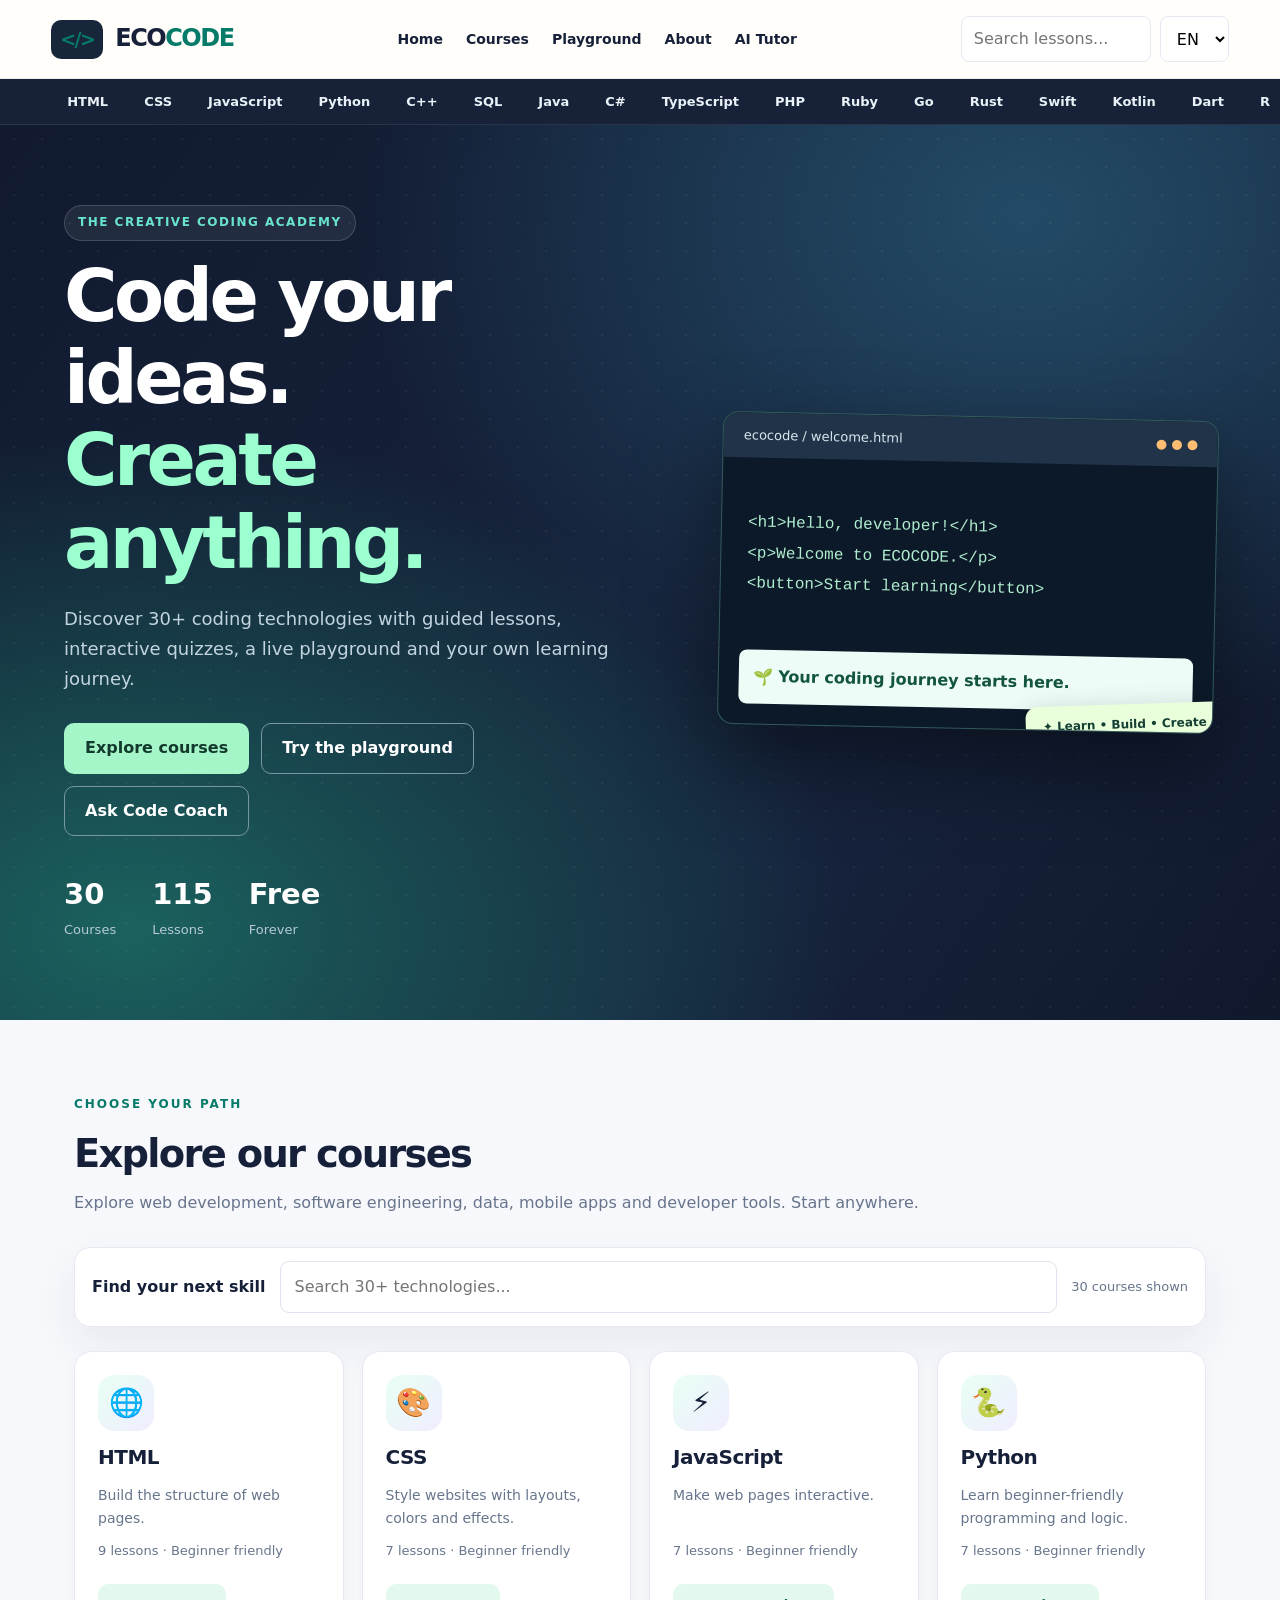
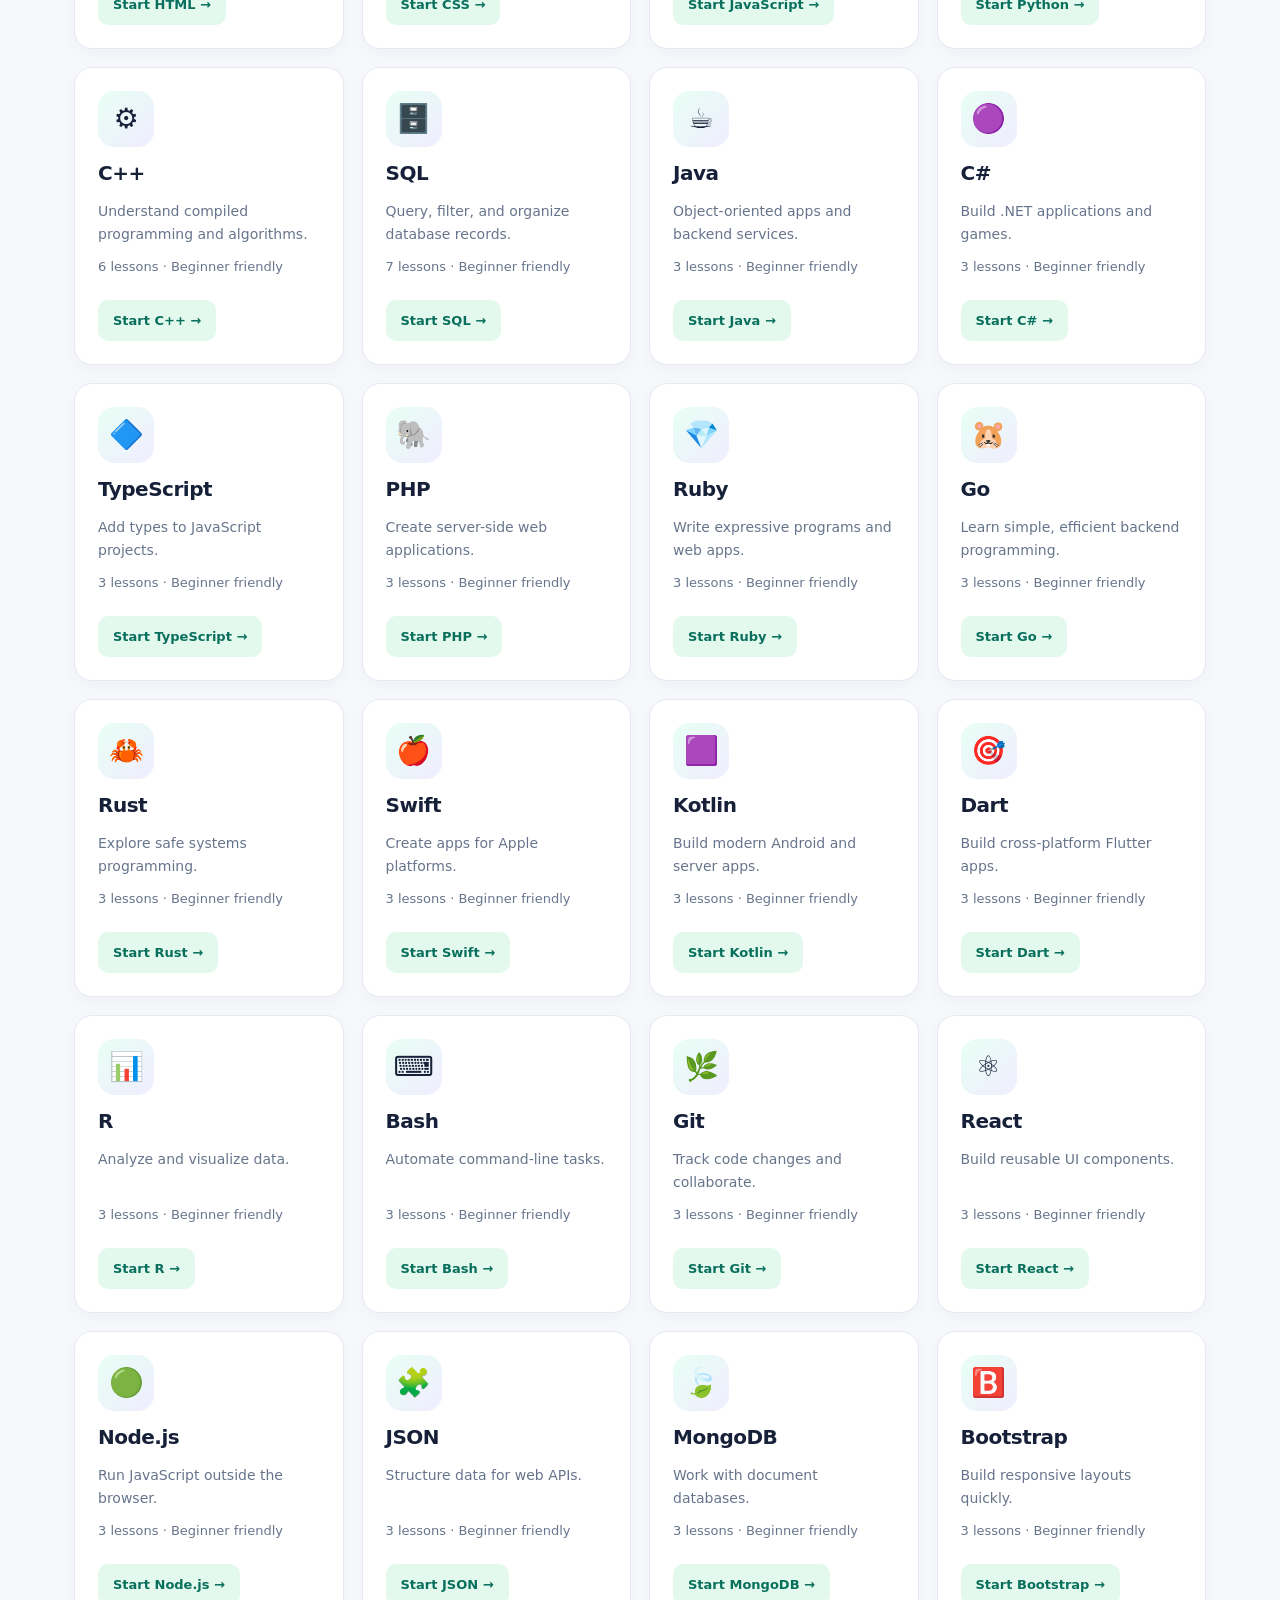
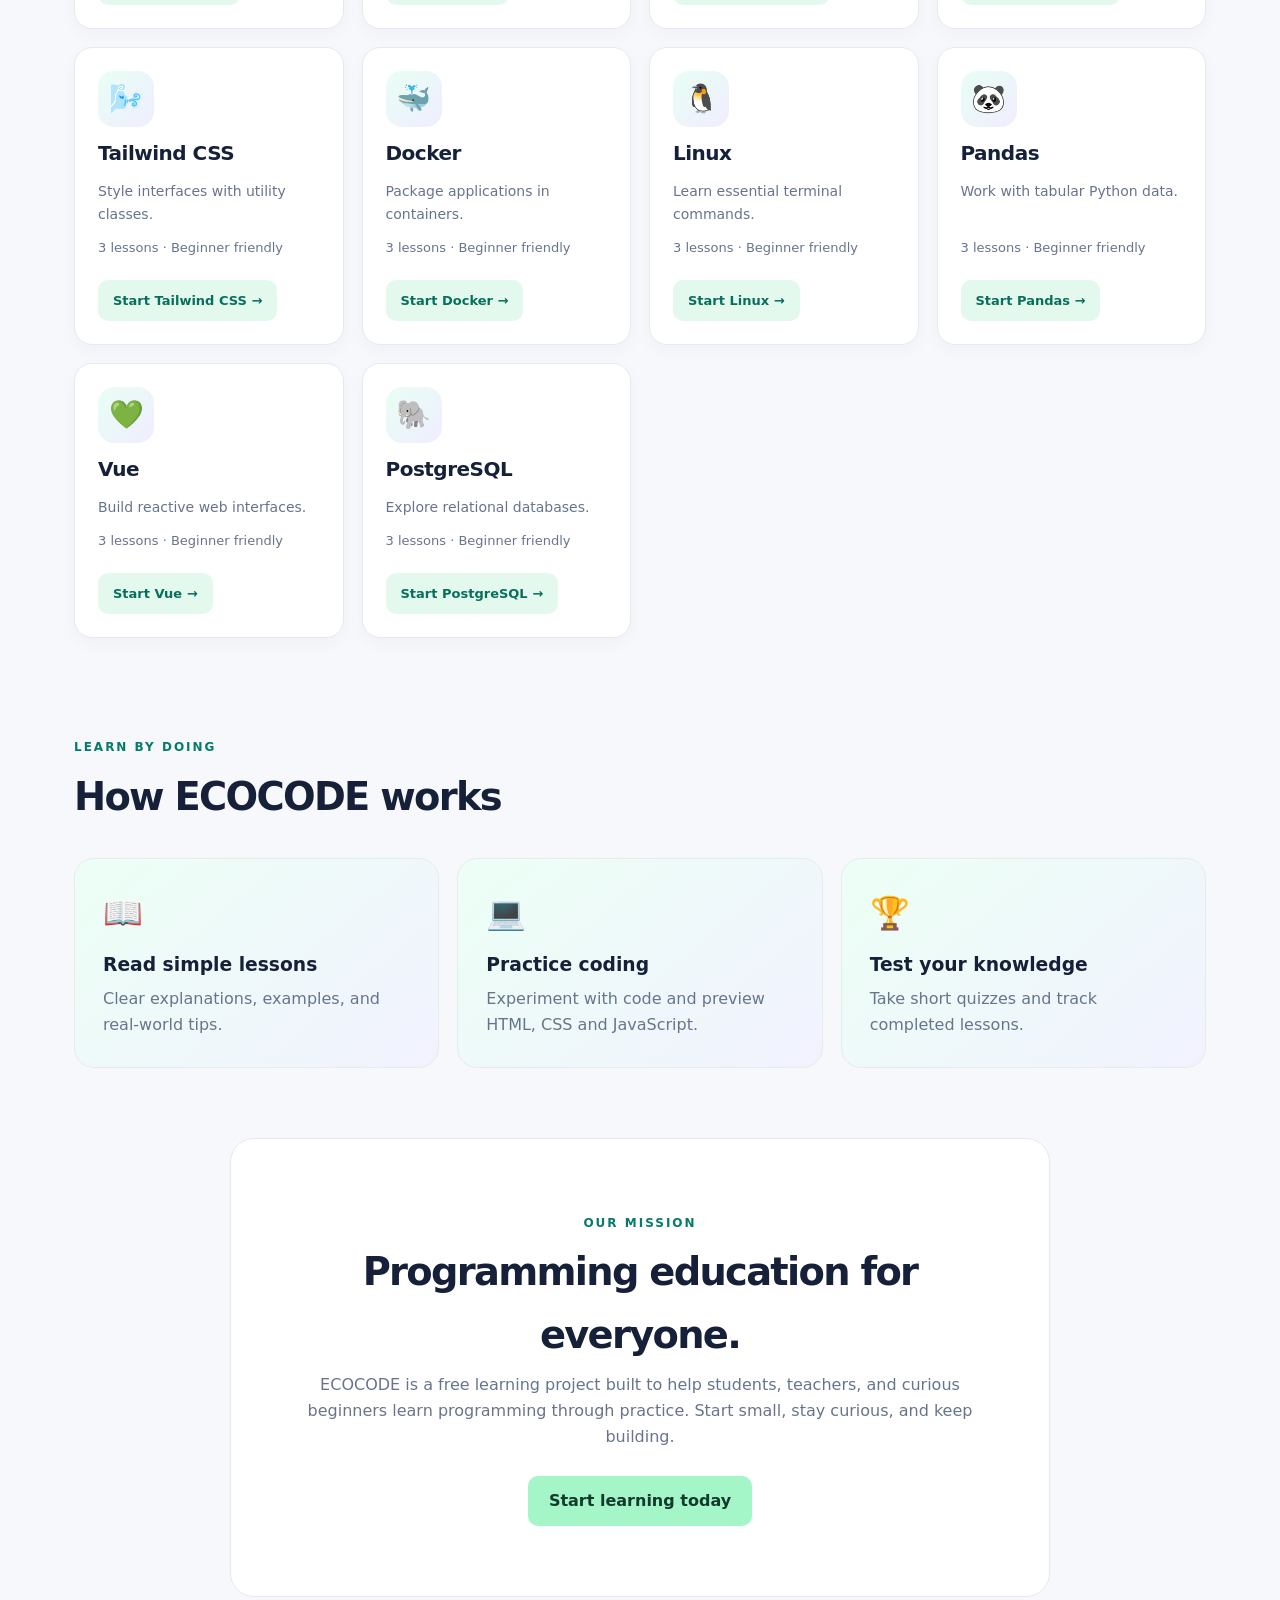
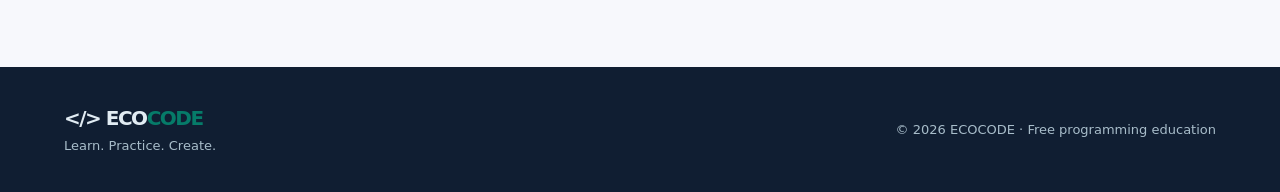
<file: index.html>
<!DOCTYPE html>
<html lang="en">
<head>
<meta charset="UTF-8"><meta name="viewport" content="width=device-width,initial-scale=1">
<meta name="description" content="Learn HTML, CSS, JavaScript, Python, C++, SQL, Java, Rust, Go and more with free ECOCODE lessons, examples and quizzes.">
<title>ECOCODE — Learn to Code</title>
<link rel="stylesheet" href="style.css">
<script src="script.js" defer></script>
</head>
<body>
<a class="skip" href="#main">Skip to content</a>
<header class="topbar">
 <a href="#home" class="brand" aria-label="ECOCODE home"><span class="brand-icon">&lt;/&gt;</span> ECO<span>CODE</span></a>
 <button class="menu-btn" id="menuBtn" aria-label="Toggle lessons menu" aria-expanded="false">☰</button>
 <nav class="main-nav" aria-label="Main navigation"><a href="#home" data-i18n="home">Home</a><a href="#courses" data-i18n="courses">Courses</a><a href="#playground" data-i18n="playground">Playground</a><a href="#about" data-i18n="about">About</a><a href="#tutor">AI Tutor</a></nav>
 <div class="header-actions"><input id="globalSearch" type="search" placeholder="Search lessons..." aria-label="Search lessons"><select id="language" aria-label="Interface language"><option value="en">EN</option><option value="ru">RU</option><option value="tg">TJ</option></select></div>
</header>
<nav class="course-strip" id="courseStrip" aria-label="Course shortcuts"></nav>
<div id="homeView" class="view">
 <section class="hero"><div class="hero-inner"><span class="eyebrow">FREE CODING EDUCATION</span><h1>Code your ideas.<br><em>Create anything.</em></h1><p>Discover 30+ coding technologies with guided lessons, interactive quizzes, a live playground and your own learning journey.</p><div class="hero-buttons"><a class="btn primary" href="#courses">Explore courses</a><a class="btn outline" href="#playground">Try the playground</a><a class="btn outline" href="#tutor">Ask Code Coach</a></div><div class="hero-stats"><span><b>6</b> Courses</span><span><b id="lessonCount">0</b> Lessons</span><span><b>Free</b> Forever</span></div></div><div class="hero-code" aria-hidden="true"><div class="code-title">hello-world.html <span>● ● ●</span></div><pre><code>&lt;h1&gt;Hello, developer!&lt;/h1&gt;
&lt;p&gt;Welcome to ECOCODE.&lt;/p&gt;
&lt;button&gt;Start learning&lt;/button&gt;</code></pre><div class="code-output">🌱 Your coding journey starts here.</div></div></section>
 <section class="section" id="courses"><div class="section-head"><div><span class="eyebrow">CHOOSE YOUR PATH</span><h2>Explore our courses</h2><p>Explore web development, software engineering, data, mobile apps and developer tools. Start anywhere.</p></div></div><div class="course-grid" id="courseGrid"></div></section>
 <section class="section how"><div class="section-head"><div><span class="eyebrow">LEARN BY DOING</span><h2>How ECOCODE works</h2></div></div><div class="feature-grid"><article><span>📖</span><h3>Read simple lessons</h3><p>Clear explanations, examples, and real-world tips.</p></article><article><span>💻</span><h3>Practice coding</h3><p>Experiment with code and preview HTML, CSS and JavaScript.</p></article><article><span>🏆</span><h3>Test your knowledge</h3><p>Take short quizzes and track completed lessons.</p></article></div></section>
 <section class="section about" id="about"><span class="eyebrow">OUR MISSION</span><h2>Programming education for everyone.</h2><p>ECOCODE is a free learning project built to help students, teachers, and curious beginners learn programming through practice. Start small, stay curious, and keep building.</p><a class="btn primary" href="#courses">Start learning today</a></section>
</div>
<div id="lessonView" class="view hidden"><div class="learning-layout"><aside class="sidebar" id="sidebar"><div class="sidebar-top"><strong id="sidebarTitle">Course</strong><button id="closeSidebar" aria-label="Close lessons menu">✕</button></div><div class="progress-wrap"><div class="progress-track"><div id="progressBar"></div></div><small id="progressLabel">0% complete</small></div><input type="search" id="lessonSearch" placeholder="Find a lesson..." aria-label="Find a lesson"><div id="lessonLinks"></div></aside><main id="main" class="lesson-main"><div class="breadcrumbs" id="breadcrumbs"></div><article id="lessonContent"></article><div class="lesson-actions"><button class="btn subtle" id="prevLesson">← Previous</button><button class="btn primary" id="completeLesson">Mark as complete ✓</button><button class="btn subtle" id="nextLesson">Next →</button></div></main></div></div>
<div id="playgroundView" class="view hidden"><section class="section playground-section"><div class="section-head"><div><span class="eyebrow">CODE LAB</span><h2>Live code playground</h2><p>Write HTML, CSS and JavaScript, then click Run to see the result.</p></div><button class="btn primary" id="runCode">▶ Run code</button></div><div class="editor-grid"><div class="editor"><label for="htmlEditor">HTML</label><textarea id="htmlEditor" spellcheck="false"></textarea></div><div class="editor"><label for="cssEditor">CSS</label><textarea id="cssEditor" spellcheck="false"></textarea></div><div class="editor"><label for="jsEditor">JavaScript</label><textarea id="jsEditor" spellcheck="false"></textarea></div></div><div class="preview-head"><h3>Live preview</h3><div class="lab-actions"><button class="btn subtle" id="saveCode">Save locally</button><button class="btn subtle" id="downloadCode">Download HTML</button><button class="btn subtle" id="resetCode">Reset example</button></div></div><iframe id="preview" title="Code preview" sandbox="allow-scripts"></iframe><p class="notice">Code runs inside an isolated preview. This playground supports HTML, CSS and browser JavaScript only.</p></section></div>
<div id="tutorView" class="view hidden"><section class="section tutor-section"><span class="eyebrow">ECOCODE STUDY ASSISTANT</span><h2>Code Coach</h2><p>Free offline learning helper: get explanations, code examples and debugging checklists. This is a rule-based assistant, not a connected AI model.</p><div class="coach-layout"><div class="coach-chat" id="coachChat" role="log" aria-live="polite"><div class="coach-msg bot">Hi! Ask me about HTML, CSS, JavaScript, Python, C++, or SQL. Try “explain flexbox” or “how do I fix a JavaScript error?”</div></div><form id="coachForm" class="coach-form"><label for="coachInput">Your programming question</label><textarea id="coachInput" rows="3" placeholder="Example: Explain CSS flexbox with an example" required></textarea><div class="coach-actions"><button class="btn primary" type="submit">Ask Code Coach</button><button class="btn subtle" type="button" id="clearCoach">Clear chat</button></div></form></div><p class="notice">For a real AI tutor with personalized responses, ECOCODE will need a secure backend and an AI API. Never put a secret API key in GitHub Pages code.</p></section></div>
<div id="searchView" class="view hidden"><section class="section"><h2>Search results</h2><p id="searchSummary"></p><div id="searchResults" class="search-results"></div></section></div>
<footer><div><a href="#home" class="brand">&lt;/&gt; ECO<span>CODE</span></a><p>Learn. Practice. Create.</p></div><p>© <span id="year"></span> ECOCODE · Free programming education</p></footer>
</body></html>
</file>
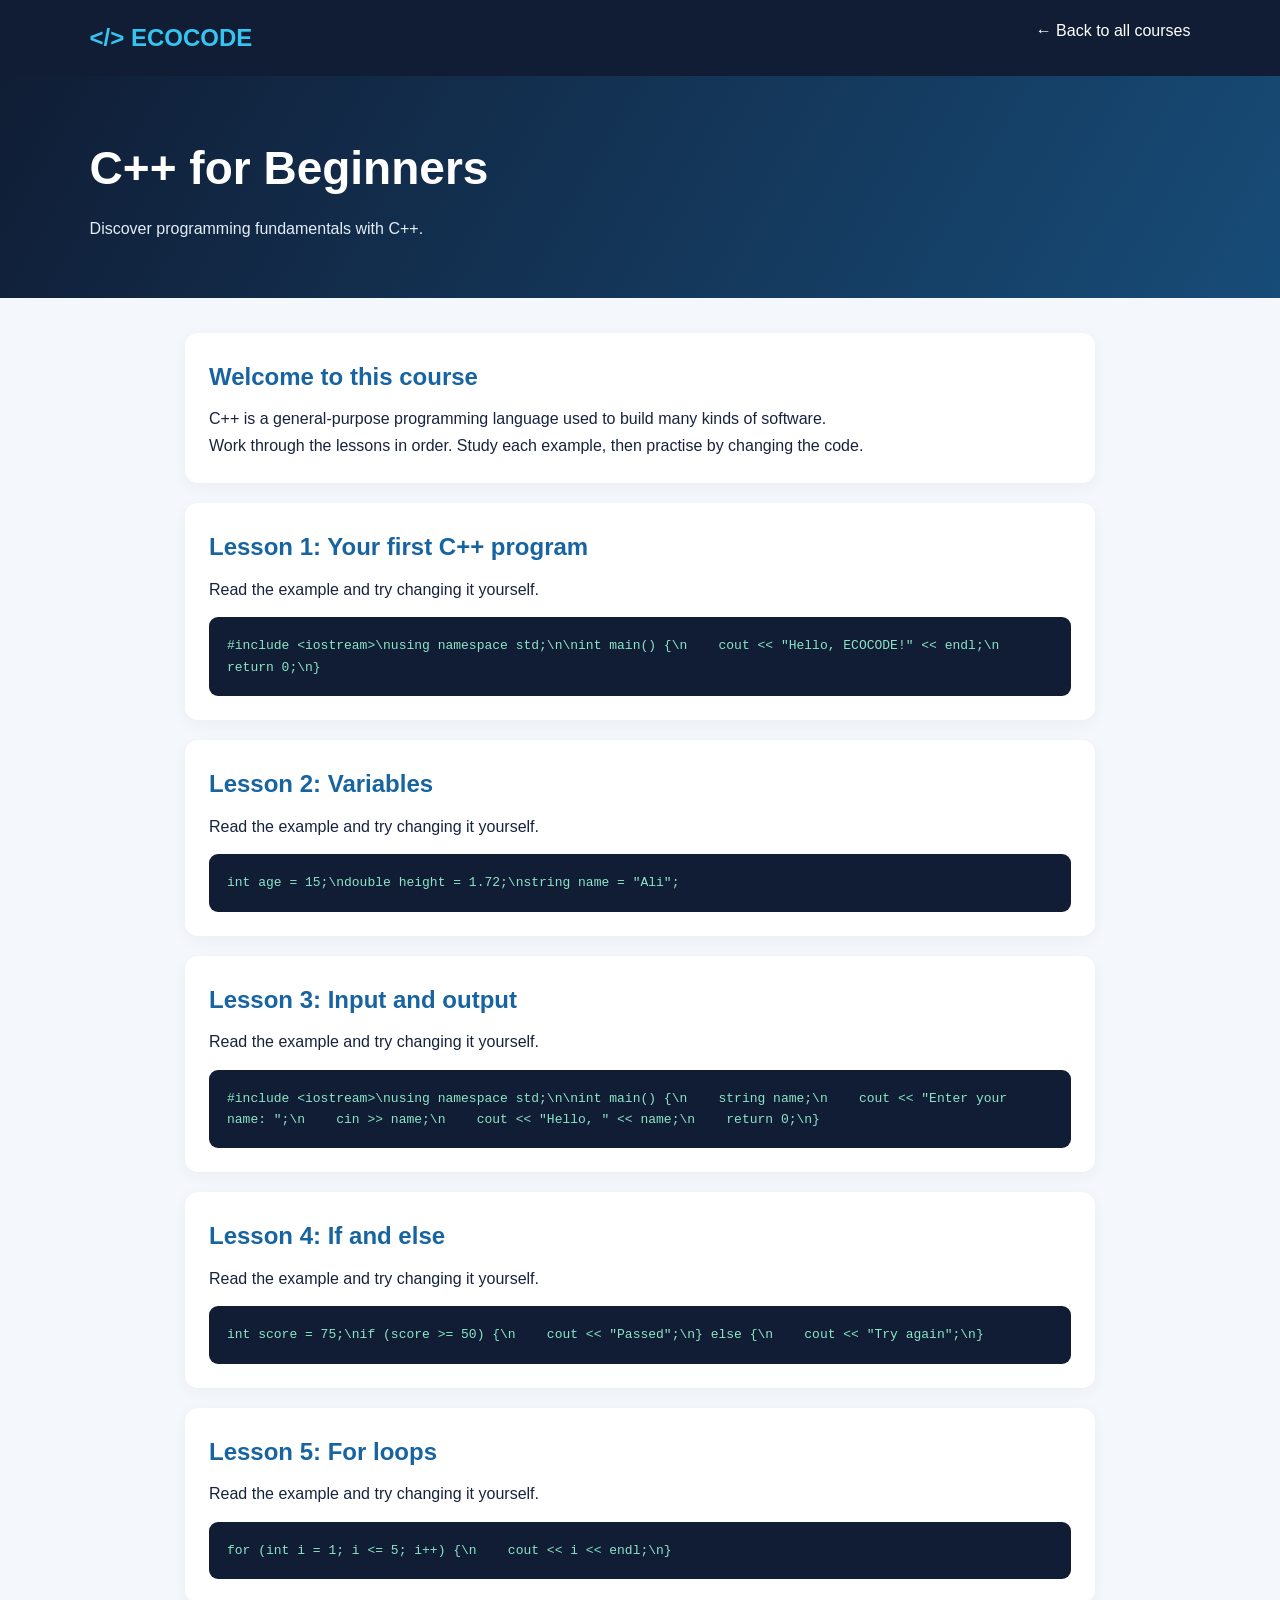
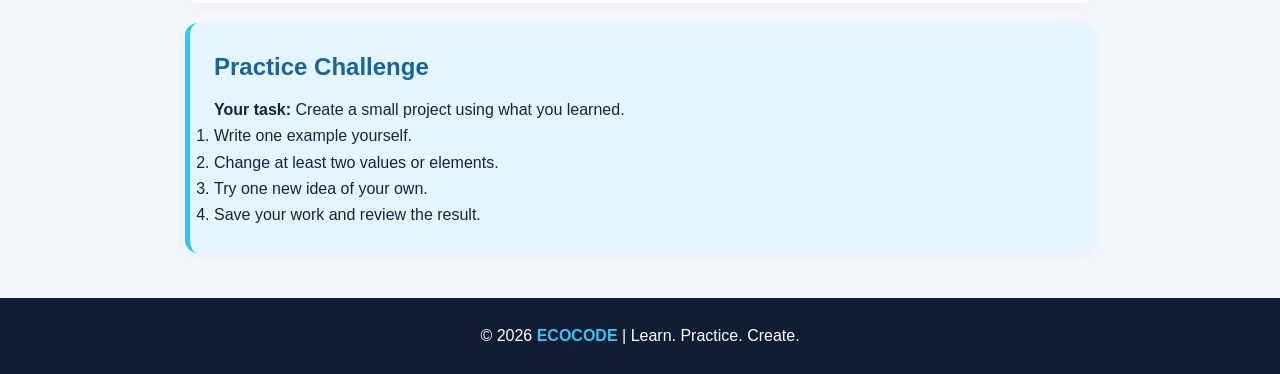
<file: cpp.html>
<!DOCTYPE html>
<html lang="en"><head><meta charset="UTF-8"><meta name="viewport" content="width=device-width, initial-scale=1.0">
<title>C++ for Beginners | ECOCODE</title><style>
*{box-sizing:border-box;margin:0;padding:0}body{font-family:Arial,sans-serif;background:#f4f7fb;color:#17233d;line-height:1.65}
header{background:#101d35;padding:18px 7%;display:flex;justify-content:space-between;flex-wrap:wrap;gap:15px}
header a{color:white;text-decoration:none}header .logo{color:#35c5f0;font-size:24px;font-weight:bold}
.hero{background:linear-gradient(120deg,#101d35,#174c78);color:white;padding:55px 7%}.hero h1{font-size:clamp(30px,5vw,46px);margin-bottom:10px}
.hero p{max-width:700px;color:#e2edf7}main{max-width:950px;margin:35px auto;padding:0 20px}
.lesson,.welcome,.practice{background:white;padding:24px;margin-bottom:20px;border-radius:13px;box-shadow:0 4px 16px #10213b0b}
h2{color:#1764a0;margin-bottom:10px}pre{background:#101d35;color:#8ce5c6;padding:18px;border-radius:9px;overflow-x:auto;margin-top:14px;white-space:pre-wrap}
.practice{background:#e5f5ff;border-left:5px solid #35c5f0}footer{background:#101d35;color:white;text-align:center;padding:25px;margin-top:45px}footer strong{color:#35c5f0}
</style></head><body>
<header><a class="logo" href="index.html">&lt;/&gt; ECOCODE</a><a href="index.html">← Back to all courses</a></header>
<section class="hero"><h1>C++ for Beginners</h1><p>Discover programming fundamentals with C++.</p></section>
<main><section class="welcome"><h2>Welcome to this course</h2><p>C++ is a general-purpose programming language used to build many kinds of software.</p><p>Work through the lessons in order. Study each example, then practise by changing the code.</p></section>
<section class="lesson"><h2>Lesson 1: Your first C++ program</h2><p>Read the example and try changing it yourself.</p><pre><code>#include &lt;iostream&gt;\nusing namespace std;\n\nint main() {\n    cout &lt;&lt; &quot;Hello, ECOCODE!&quot; &lt;&lt; endl;\n    return 0;\n}</code></pre></section><section class="lesson"><h2>Lesson 2: Variables</h2><p>Read the example and try changing it yourself.</p><pre><code>int age = 15;\ndouble height = 1.72;\nstring name = &quot;Ali&quot;;</code></pre></section><section class="lesson"><h2>Lesson 3: Input and output</h2><p>Read the example and try changing it yourself.</p><pre><code>#include &lt;iostream&gt;\nusing namespace std;\n\nint main() {\n    string name;\n    cout &lt;&lt; &quot;Enter your name: &quot;;\n    cin &gt;&gt; name;\n    cout &lt;&lt; &quot;Hello, &quot; &lt;&lt; name;\n    return 0;\n}</code></pre></section><section class="lesson"><h2>Lesson 4: If and else</h2><p>Read the example and try changing it yourself.</p><pre><code>int score = 75;\nif (score &gt;= 50) {\n    cout &lt;&lt; &quot;Passed&quot;;\n} else {\n    cout &lt;&lt; &quot;Try again&quot;;\n}</code></pre></section><section class="lesson"><h2>Lesson 5: For loops</h2><p>Read the example and try changing it yourself.</p><pre><code>for (int i = 1; i &lt;= 5; i++) {\n    cout &lt;&lt; i &lt;&lt; endl;\n}</code></pre></section>
<section class="practice"><h2>Practice Challenge</h2><p><strong>Your task:</strong> Create a small project using what you learned.</p><ol><li>Write one example yourself.</li><li>Change at least two values or elements.</li><li>Try one new idea of your own.</li><li>Save your work and review the result.</li></ol></section></main>
<footer>© 2026 <strong>ECOCODE</strong> | Learn. Practice. Create.</footer></body></html>
</file>
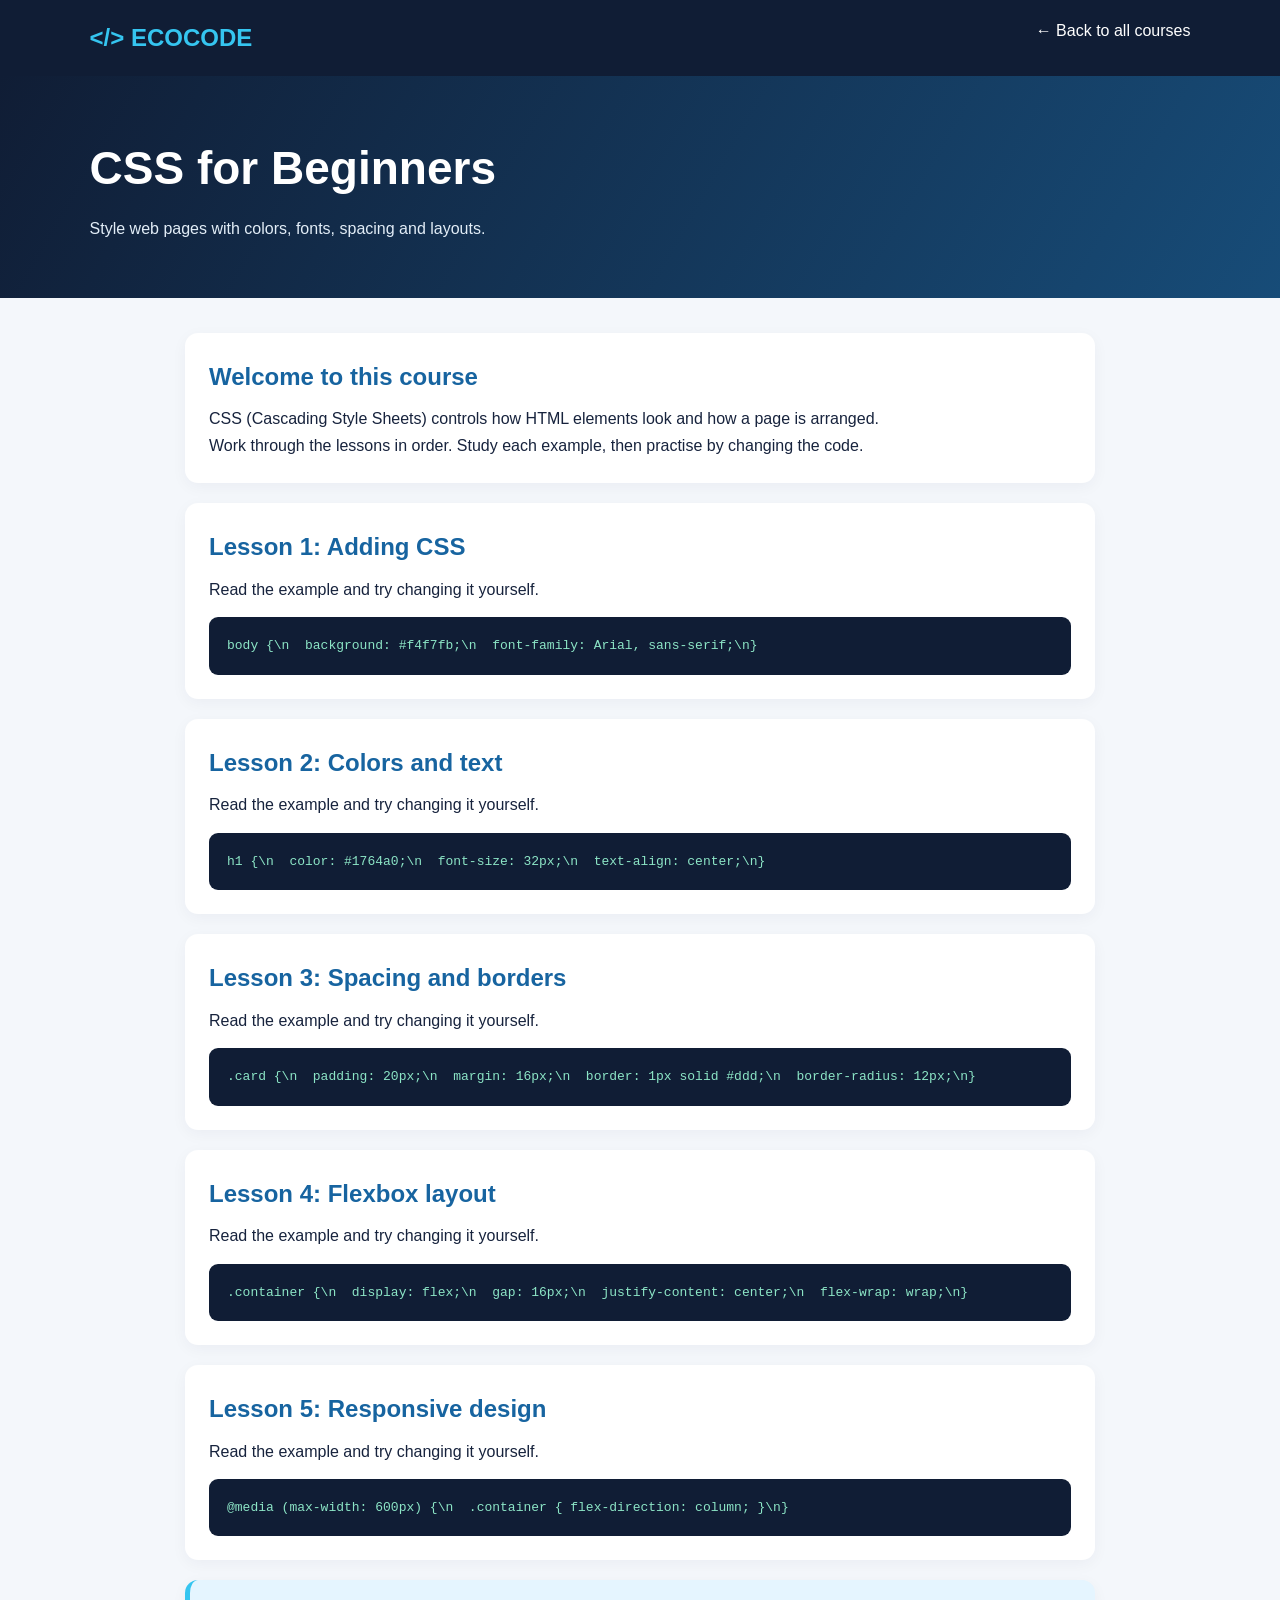
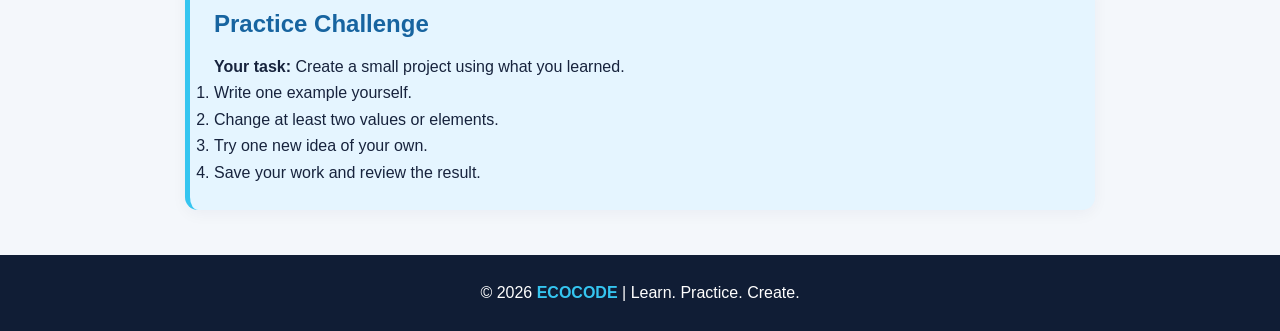
<file: css.html>
<!DOCTYPE html>
<html lang="en"><head><meta charset="UTF-8"><meta name="viewport" content="width=device-width, initial-scale=1.0">
<title>CSS for Beginners | ECOCODE</title><style>
*{box-sizing:border-box;margin:0;padding:0}body{font-family:Arial,sans-serif;background:#f4f7fb;color:#17233d;line-height:1.65}
header{background:#101d35;padding:18px 7%;display:flex;justify-content:space-between;flex-wrap:wrap;gap:15px}
header a{color:white;text-decoration:none}header .logo{color:#35c5f0;font-size:24px;font-weight:bold}
.hero{background:linear-gradient(120deg,#101d35,#174c78);color:white;padding:55px 7%}.hero h1{font-size:clamp(30px,5vw,46px);margin-bottom:10px}
.hero p{max-width:700px;color:#e2edf7}main{max-width:950px;margin:35px auto;padding:0 20px}
.lesson,.welcome,.practice{background:white;padding:24px;margin-bottom:20px;border-radius:13px;box-shadow:0 4px 16px #10213b0b}
h2{color:#1764a0;margin-bottom:10px}pre{background:#101d35;color:#8ce5c6;padding:18px;border-radius:9px;overflow-x:auto;margin-top:14px;white-space:pre-wrap}
.practice{background:#e5f5ff;border-left:5px solid #35c5f0}footer{background:#101d35;color:white;text-align:center;padding:25px;margin-top:45px}footer strong{color:#35c5f0}
</style></head><body>
<header><a class="logo" href="index.html">&lt;/&gt; ECOCODE</a><a href="index.html">← Back to all courses</a></header>
<section class="hero"><h1>CSS for Beginners</h1><p>Style web pages with colors, fonts, spacing and layouts.</p></section>
<main><section class="welcome"><h2>Welcome to this course</h2><p>CSS (Cascading Style Sheets) controls how HTML elements look and how a page is arranged.</p><p>Work through the lessons in order. Study each example, then practise by changing the code.</p></section>
<section class="lesson"><h2>Lesson 1: Adding CSS</h2><p>Read the example and try changing it yourself.</p><pre><code>body {\n  background: #f4f7fb;\n  font-family: Arial, sans-serif;\n}</code></pre></section><section class="lesson"><h2>Lesson 2: Colors and text</h2><p>Read the example and try changing it yourself.</p><pre><code>h1 {\n  color: #1764a0;\n  font-size: 32px;\n  text-align: center;\n}</code></pre></section><section class="lesson"><h2>Lesson 3: Spacing and borders</h2><p>Read the example and try changing it yourself.</p><pre><code>.card {\n  padding: 20px;\n  margin: 16px;\n  border: 1px solid #ddd;\n  border-radius: 12px;\n}</code></pre></section><section class="lesson"><h2>Lesson 4: Flexbox layout</h2><p>Read the example and try changing it yourself.</p><pre><code>.container {\n  display: flex;\n  gap: 16px;\n  justify-content: center;\n  flex-wrap: wrap;\n}</code></pre></section><section class="lesson"><h2>Lesson 5: Responsive design</h2><p>Read the example and try changing it yourself.</p><pre><code>@media (max-width: 600px) {\n  .container { flex-direction: column; }\n}</code></pre></section>
<section class="practice"><h2>Practice Challenge</h2><p><strong>Your task:</strong> Create a small project using what you learned.</p><ol><li>Write one example yourself.</li><li>Change at least two values or elements.</li><li>Try one new idea of your own.</li><li>Save your work and review the result.</li></ol></section></main>
<footer>© 2026 <strong>ECOCODE</strong> | Learn. Practice. Create.</footer></body></html>
</file>
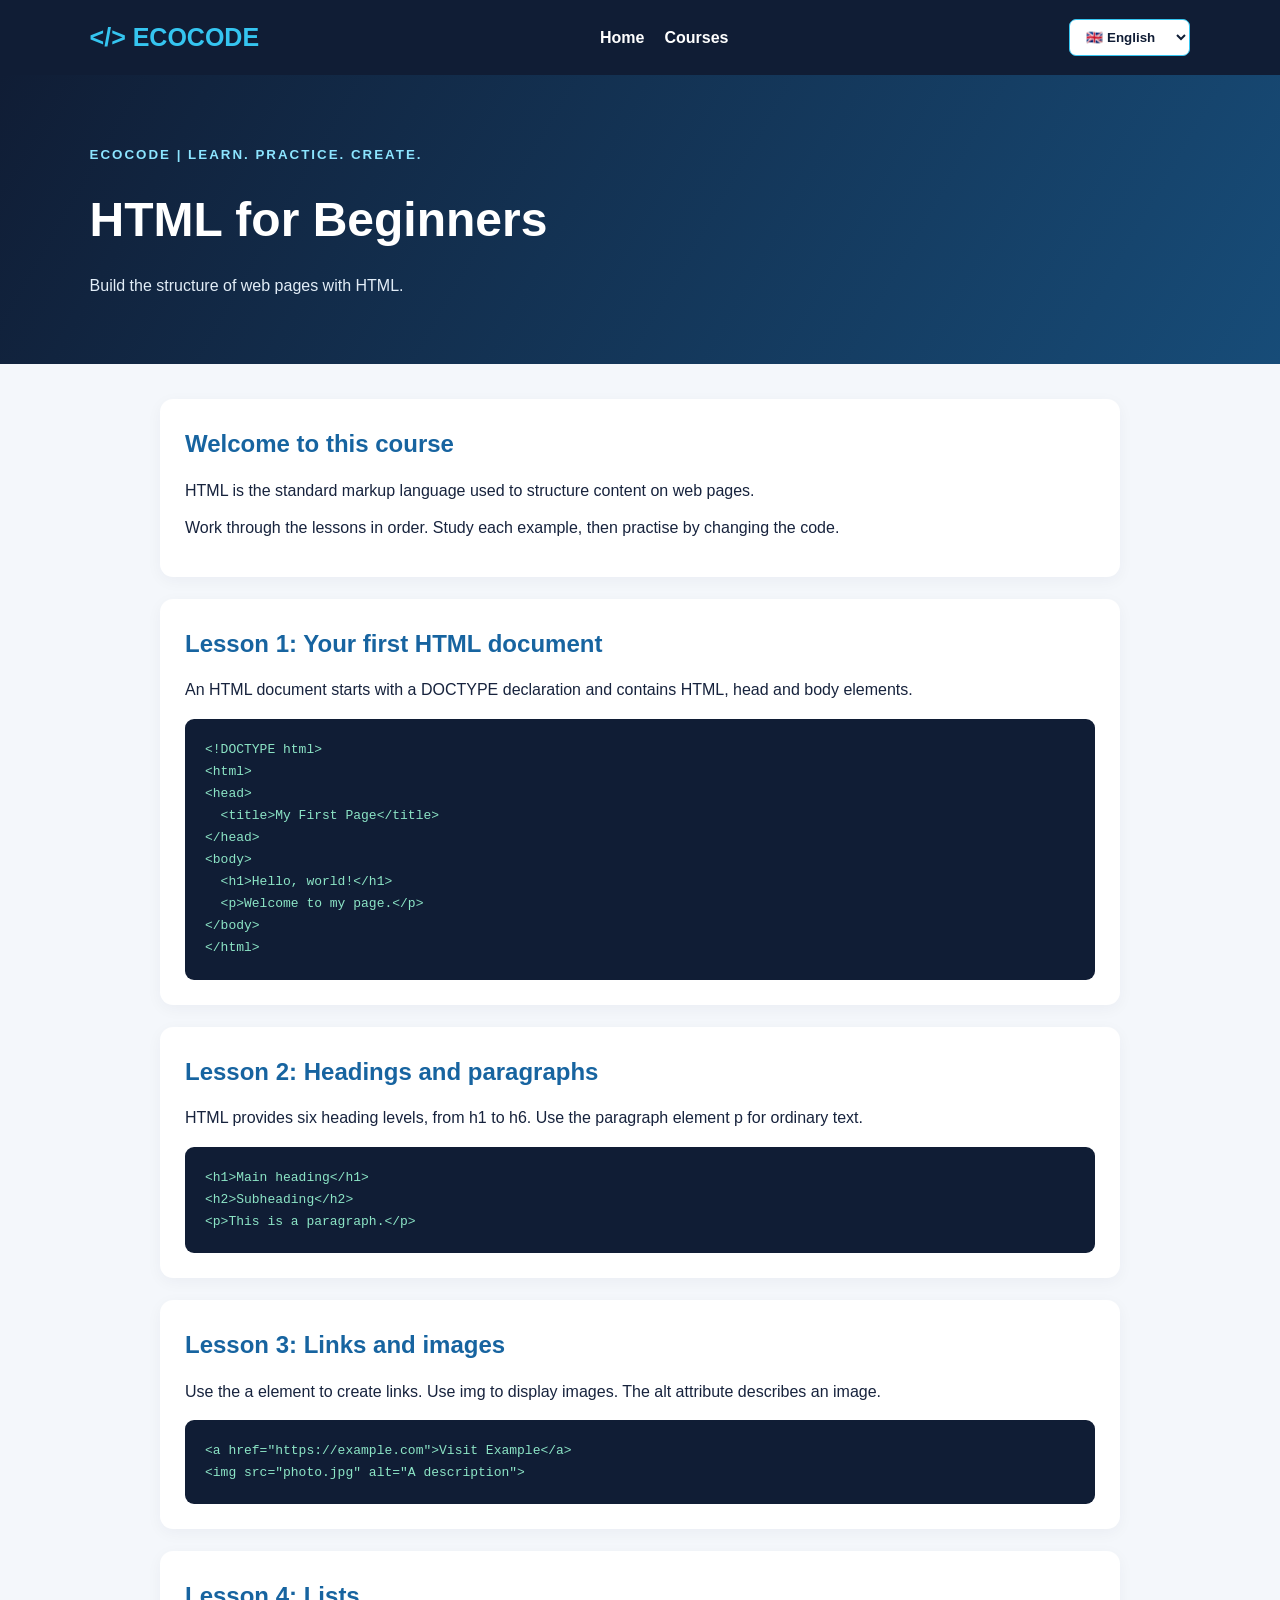
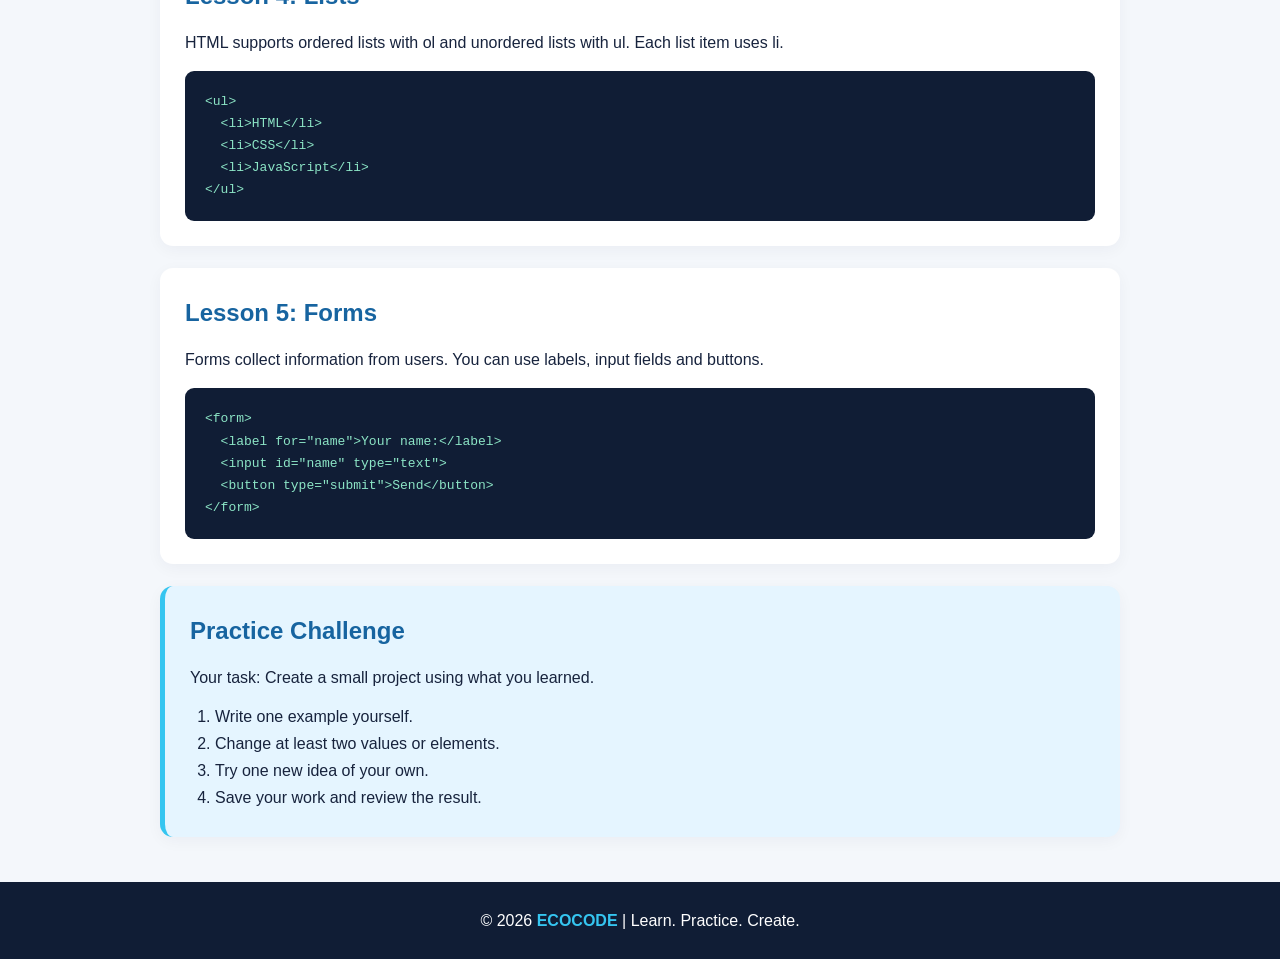
<file: html.html>
<!DOCTYPE html>
<html lang="en">
<head>
<meta charset="UTF-8">
<meta name="viewport" content="width=device-width, initial-scale=1.0">
<meta name="description" content="Learn HTML in English, Russian and Tajik with ECOCODE.">
<title>HTML Course | ECOCODE</title>

<style>
:root {
    --navy:#101d35;
    --blue:#1764a0;
    --cyan:#35c5f0;
    --bg:#f4f7fb;
    --ink:#17233d;
    --muted:#607086;
}

* {box-sizing:border-box;margin:0;padding:0}

body {
    font-family:Arial,sans-serif;
    background:var(--bg);
    color:var(--ink);
    line-height:1.7;
}

header {
    background:var(--navy);
    color:white;
    padding:16px 7%;
    display:flex;
    justify-content:space-between;
    align-items:center;
    flex-wrap:wrap;
    gap:15px;
}

.logo {
    color:var(--cyan);
    font-size:25px;
    font-weight:800;
    text-decoration:none;
}

nav {
    display:flex;
    gap:20px;
    align-items:center;
}

nav a {
    color:white;
    text-decoration:none;
    font-weight:bold;
}

nav a:hover {color:var(--cyan)}

#languageSelector {
    padding:9px 12px;
    border-radius:7px;
    border:1px solid var(--cyan);
    background:white;
    color:var(--navy);
    font-weight:bold;
    cursor:pointer;
}

.hero {
    background:linear-gradient(120deg,var(--navy),#174c78);
    color:white;
    padding:65px 7%;
}

.hero small {
    color:#8ce5ff;
    font-weight:bold;
    letter-spacing:2px;
}

.hero h1 {
    font-size:clamp(32px,5vw,48px);
    margin:12px 0;
}

.hero p {
    max-width:700px;
    color:#e2edf7;
}

main {
    max-width:1000px;
    margin:35px auto;
    padding:0 20px;
}

.welcome,.lesson,.practice {
    background:white;
    padding:25px;
    margin-bottom:22px;
    border-radius:13px;
    box-shadow:0 4px 16px #10213b0b;
}

h2 {
    color:var(--blue);
    margin-bottom:12px;
}

.lesson h3 {
    margin:12px 0 7px;
}

.lesson p,.welcome p {
    margin-bottom:10px;
}

pre {
    background:var(--navy);
    color:#8ce5c6;
    padding:20px;
    border-radius:9px;
    overflow-x:auto;
    margin-top:15px;
    white-space:pre;
}

.practice {
    background:#e5f5ff;
    border-left:5px solid var(--cyan);
}

.practice ol {
    padding-left:25px;
    margin-top:12px;
}

footer {
    background:var(--navy);
    color:white;
    text-align:center;
    padding:25px;
    margin-top:45px;
}

footer strong {color:var(--cyan)}

@media(max-width:600px) {
    header {justify-content:center}
    nav {gap:12px;flex-wrap:wrap;justify-content:center}
    .hero {padding:45px 22px}
}
</style>
</head>

<body>

<header>
    <a class="logo" href="index.html">&lt;/&gt; ECOCODE</a>

    <nav>
        <a href="index.html" data-en="Home" data-ru="Главная" data-tj="Асосӣ">Home</a>
        <a href="index.html#courses" data-en="Courses" data-ru="Курсы" data-tj="Курсҳо">Courses</a>
    </nav>

    <select id="languageSelector" onchange="changeLanguage(this.value)">
        <option value="en">🇬🇧 English</option>
        <option value="ru">🇷🇺 Русский</option>
        <option value="tj">🇹🇯 Тоҷикӣ</option>
    </select>
</header>

<section class="hero">
    <small>ECOCODE | LEARN. PRACTICE. CREATE.</small>
    <h1 data-en="HTML for Beginners"
        data-ru="HTML для начинающих"
        data-tj="HTML барои навомӯзон">HTML for Beginners</h1>

    <p data-en="Build the structure of web pages with HTML."
       data-ru="Создавай структуру веб-страниц с помощью HTML."
       data-tj="Бо ёрии HTML сохтори саҳифаҳои вебро соз.">
       Build the structure of web pages with HTML.
    </p>
</section>

<main>

<section class="welcome">
    <h2 data-en="Welcome to this course"
        data-ru="Добро пожаловать на курс"
        data-tj="Ба ин курс хуш омадед">Welcome to this course</h2>

    <p data-en="HTML is the standard markup language used to structure content on web pages."
       data-ru="HTML — стандартный язык разметки, используемый для создания структуры веб-страниц."
       data-tj="HTML забони стандартии нишонагузорӣ мебошад, ки барои сохтани сохтори саҳифаҳои веб истифода мешавад.">
       HTML is the standard markup language used to structure content on web pages.
    </p>

    <p data-en="Work through the lessons in order. Study each example, then practise by changing the code."
       data-ru="Изучай уроки по порядку. Рассматривай каждый пример и практикуйся, изменяя код."
       data-tj="Дарсҳоро бо тартиб омӯз. Ҳар як мисолро дида баро ва бо тағйир додани рамз машқ кун.">
       Work through the lessons in order. Study each example, then practise by changing the code.
    </p>
</section>

<section class="lesson">
    <h2 data-en="Lesson 1: Your first HTML document"
        data-ru="Урок 1: Твой первый HTML-документ"
        data-tj="Дарси 1: Аввалин ҳуҷҷати HTML">Lesson 1: Your first HTML document</h2>

    <p data-en="An HTML document starts with a DOCTYPE declaration and contains HTML, head and body elements."
       data-ru="HTML-документ начинается с объявления DOCTYPE и содержит элементы html, head и body."
       data-tj="Ҳуҷҷати HTML бо эълони DOCTYPE оғоз мешавад ва унсурҳои html, head ва body-ро дар бар мегирад.">
       An HTML document starts with a DOCTYPE declaration and contains HTML, head and body elements.
    </p>

<pre><code>&lt;!DOCTYPE html&gt;
&lt;html&gt;
&lt;head&gt;
  &lt;title&gt;My First Page&lt;/title&gt;
&lt;/head&gt;
&lt;body&gt;
  &lt;h1&gt;Hello, world!&lt;/h1&gt;
  &lt;p&gt;Welcome to my page.&lt;/p&gt;
&lt;/body&gt;
&lt;/html&gt;</code></pre>
</section>

<section class="lesson">
    <h2 data-en="Lesson 2: Headings and paragraphs"
        data-ru="Урок 2: Заголовки и абзацы"
        data-tj="Дарси 2: Сарлавҳаҳо ва параграфҳо">Lesson 2: Headings and paragraphs</h2>

    <p data-en="HTML provides six heading levels, from h1 to h6. Use the paragraph element p for ordinary text."
       data-ru="HTML предоставляет шесть уровней заголовков — от h1 до h6. Для обычного текста используй элемент p."
       data-tj="HTML шаш сатҳи сарлавҳа дорад: аз h1 то h6. Барои матни одӣ унсури p-ро истифода бар.">
       HTML provides six heading levels, from h1 to h6. Use the paragraph element p for ordinary text.
    </p>

<pre><code>&lt;h1&gt;Main heading&lt;/h1&gt;
&lt;h2&gt;Subheading&lt;/h2&gt;
&lt;p&gt;This is a paragraph.&lt;/p&gt;</code></pre>
</section>

<section class="lesson">
    <h2 data-en="Lesson 3: Links and images"
        data-ru="Урок 3: Ссылки и изображения"
        data-tj="Дарси 3: Пайвандҳо ва расмҳо">Lesson 3: Links and images</h2>

    <p data-en="Use the a element to create links. Use img to display images. The alt attribute describes an image."
       data-ru="Используй элемент a для создания ссылок, а img — для отображения изображений. Атрибут alt описывает изображение."
       data-tj="Барои сохтани пайвандҳо унсури a ва барои намоиши расмҳо img-ро истифода бар. Атрибути alt расмро шарҳ медиҳад.">
       Use the a element to create links. Use img to display images. The alt attribute describes an image.
    </p>

<pre><code>&lt;a href="https://example.com"&gt;Visit Example&lt;/a&gt;
&lt;img src="photo.jpg" alt="A description"&gt;</code></pre>
</section>

<section class="lesson">
    <h2 data-en="Lesson 4: Lists"
        data-ru="Урок 4: Списки"
        data-tj="Дарси 4: Рӯйхатҳо">Lesson 4: Lists</h2>

    <p data-en="HTML supports ordered lists with ol and unordered lists with ul. Each list item uses li."
       data-ru="HTML поддерживает нумерованные списки с помощью ol и маркированные списки с помощью ul. Каждый пункт создаётся с помощью li."
       data-tj="HTML рӯйхатҳои рақамдорро бо ol ва рӯйхатҳои нишонадорро бо ul дастгирӣ мекунад. Ҳар як банди рӯйхат бо li сохта мешавад.">
       HTML supports ordered lists with ol and unordered lists with ul. Each list item uses li.
    </p>

<pre><code>&lt;ul&gt;
  &lt;li&gt;HTML&lt;/li&gt;
  &lt;li&gt;CSS&lt;/li&gt;
  &lt;li&gt;JavaScript&lt;/li&gt;
&lt;/ul&gt;</code></pre>
</section>

<section class="lesson">
    <h2 data-en="Lesson 5: Forms"
        data-ru="Урок 5: Формы"
        data-tj="Дарси 5: Формаҳо">Lesson 5: Forms</h2>

    <p data-en="Forms collect information from users. You can use labels, input fields and buttons."
       data-ru="Формы собирают информацию от пользователей. В них можно использовать подписи, поля ввода и кнопки."
       data-tj="Формаҳо маълумотро аз истифодабарандагон ҷамъ мекунанд. Дар онҳо метавон нишонаҳо, майдонҳои воридкунӣ ва тугмаҳоро истифода бурд.">
       Forms collect information from users. You can use labels, input fields and buttons.
    </p>

<pre><code>&lt;form&gt;
  &lt;label for="name"&gt;Your name:&lt;/label&gt;
  &lt;input id="name" type="text"&gt;
  &lt;button type="submit"&gt;Send&lt;/button&gt;
&lt;/form&gt;</code></pre>
</section>

<section class="practice">
    <h2 data-en="Practice Challenge"
        data-ru="Практическое задание"
        data-tj="Супориши амалӣ">Practice Challenge</h2>

    <p data-en="Your task: Create a small project using what you learned."
       data-ru="Твоё задание: Создай небольшой проект, используя полученные знания."
       data-tj="Супориши ту: Бо истифода аз донишҳои гирифтаат як лоиҳаи хурд соз.">
       Your task: Create a small project using what you learned.
    </p>

    <ol>
        <li data-en="Write one example yourself."
            data-ru="Напиши один пример самостоятельно."
            data-tj="Як мисолро мустақилона навис.">Write one example yourself.</li>

        <li data-en="Change at least two values or elements."
            data-ru="Измени как минимум два значения или элемента."
            data-tj="Ақаллан ду қимат ё унсурро тағйир деҳ.">Change at least two values or elements.</li>

        <li data-en="Try one new idea of your own."
            data-ru="Попробуй реализовать одну собственную идею."
            data-tj="Як фикри нави худро санҷ.">Try one new idea of your own.</li>

        <li data-en="Save your work and review the result."
            data-ru="Сохрани работу и проверь результат."
            data-tj="Коратро нигоҳ дор ва натиҷаро санҷ.">Save your work and review the result.</li>
    </ol>
</section>

</main>

<footer>
    © 2026 <strong>ECOCODE</strong> | Learn. Practice. Create.
</footer>

<script>
function changeLanguage(lang) {
    document.documentElement.lang = lang;

    document.querySelectorAll("[data-" + lang + "]").forEach(element => {
        element.textContent = element.getAttribute("data-" + lang);
    });

    localStorage.setItem("ecocode-language", lang);
}

const savedLanguage = localStorage.getItem("ecocode-language") || "en";

document.getElementById("languageSelector").value = savedLanguage;
changeLanguage(savedLanguage);
</script>

</body>
</html>
</file>
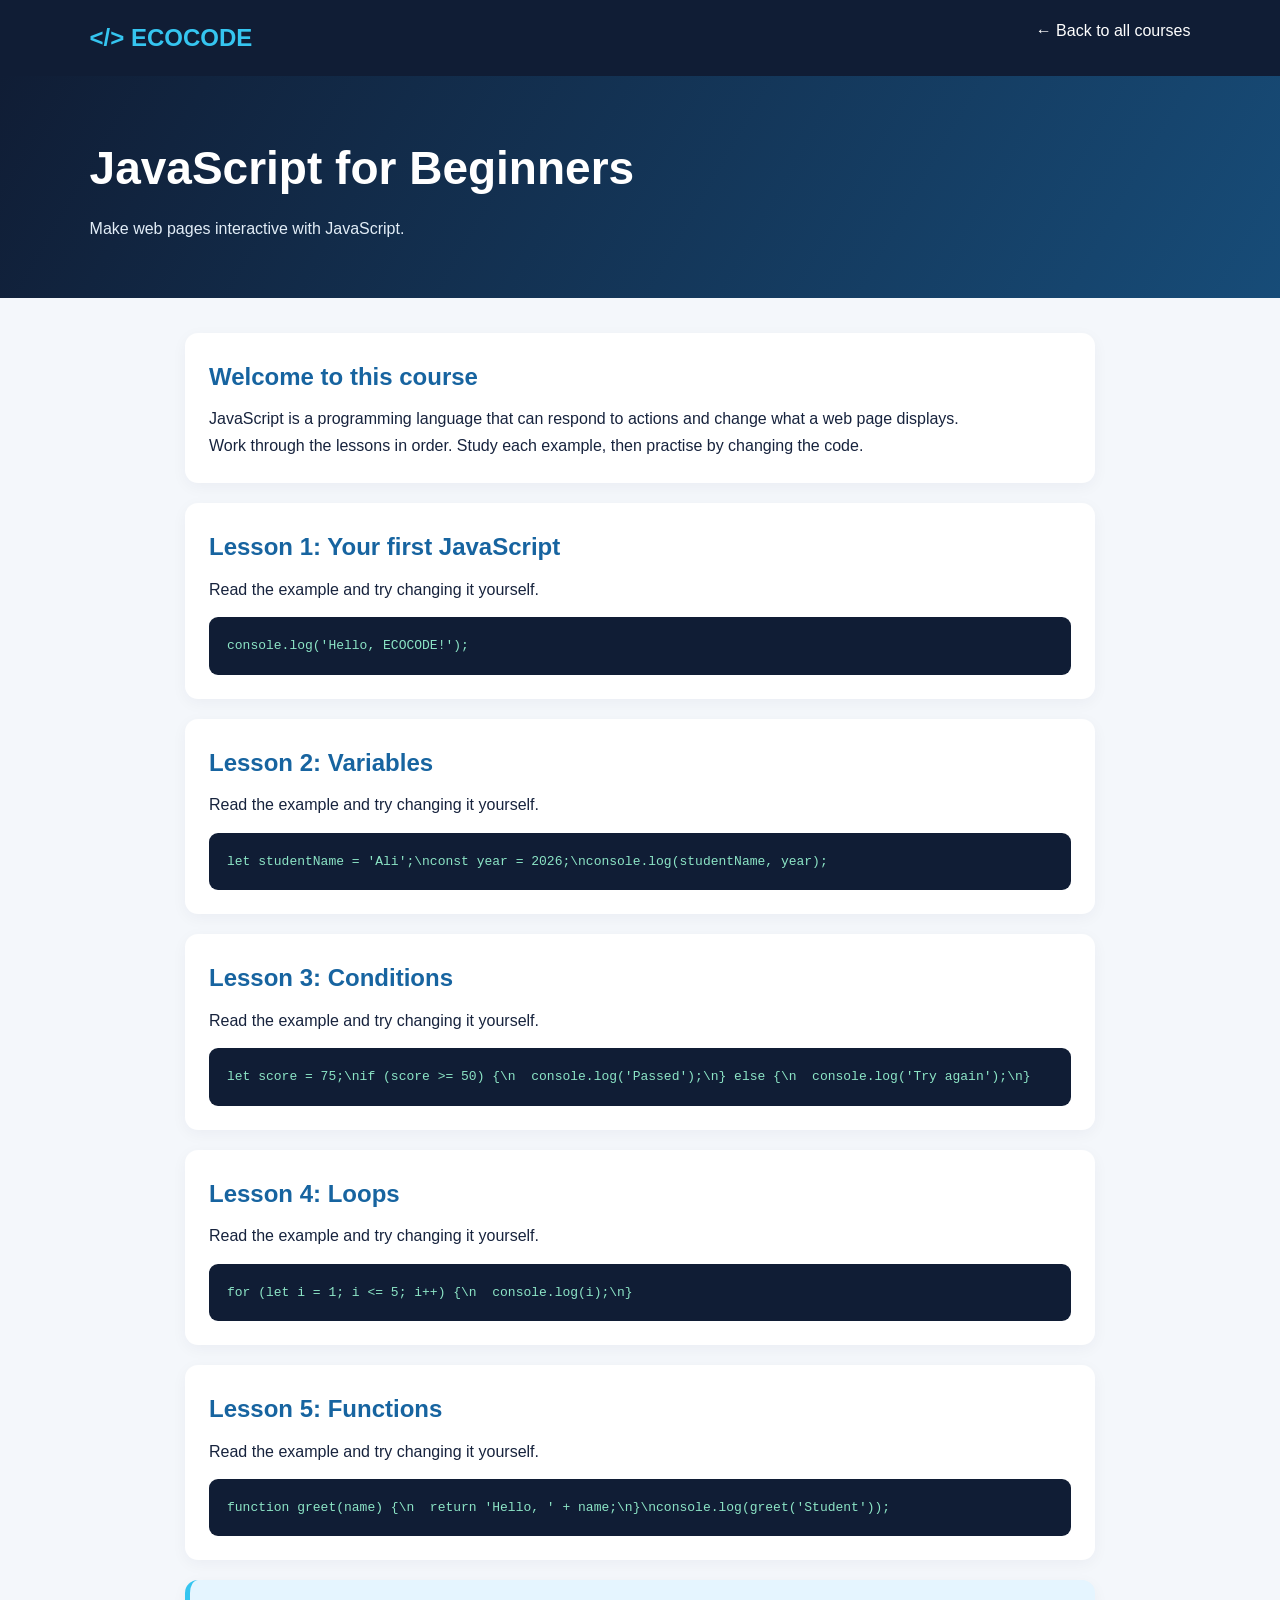
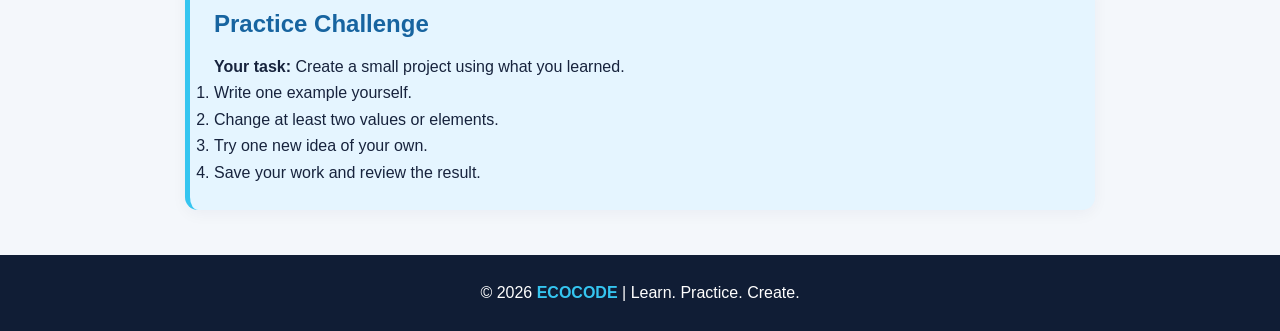
<file: javascript.html>
<!DOCTYPE html>
<html lang="en"><head><meta charset="UTF-8"><meta name="viewport" content="width=device-width, initial-scale=1.0">
<title>JavaScript for Beginners | ECOCODE</title><style>
*{box-sizing:border-box;margin:0;padding:0}body{font-family:Arial,sans-serif;background:#f4f7fb;color:#17233d;line-height:1.65}
header{background:#101d35;padding:18px 7%;display:flex;justify-content:space-between;flex-wrap:wrap;gap:15px}
header a{color:white;text-decoration:none}header .logo{color:#35c5f0;font-size:24px;font-weight:bold}
.hero{background:linear-gradient(120deg,#101d35,#174c78);color:white;padding:55px 7%}.hero h1{font-size:clamp(30px,5vw,46px);margin-bottom:10px}
.hero p{max-width:700px;color:#e2edf7}main{max-width:950px;margin:35px auto;padding:0 20px}
.lesson,.welcome,.practice{background:white;padding:24px;margin-bottom:20px;border-radius:13px;box-shadow:0 4px 16px #10213b0b}
h2{color:#1764a0;margin-bottom:10px}pre{background:#101d35;color:#8ce5c6;padding:18px;border-radius:9px;overflow-x:auto;margin-top:14px;white-space:pre-wrap}
.practice{background:#e5f5ff;border-left:5px solid #35c5f0}footer{background:#101d35;color:white;text-align:center;padding:25px;margin-top:45px}footer strong{color:#35c5f0}
</style></head><body>
<header><a class="logo" href="index.html">&lt;/&gt; ECOCODE</a><a href="index.html">← Back to all courses</a></header>
<section class="hero"><h1>JavaScript for Beginners</h1><p>Make web pages interactive with JavaScript.</p></section>
<main><section class="welcome"><h2>Welcome to this course</h2><p>JavaScript is a programming language that can respond to actions and change what a web page displays.</p><p>Work through the lessons in order. Study each example, then practise by changing the code.</p></section>
<section class="lesson"><h2>Lesson 1: Your first JavaScript</h2><p>Read the example and try changing it yourself.</p><pre><code>console.log(&#x27;Hello, ECOCODE!&#x27;);</code></pre></section><section class="lesson"><h2>Lesson 2: Variables</h2><p>Read the example and try changing it yourself.</p><pre><code>let studentName = &#x27;Ali&#x27;;\nconst year = 2026;\nconsole.log(studentName, year);</code></pre></section><section class="lesson"><h2>Lesson 3: Conditions</h2><p>Read the example and try changing it yourself.</p><pre><code>let score = 75;\nif (score &gt;= 50) {\n  console.log(&#x27;Passed&#x27;);\n} else {\n  console.log(&#x27;Try again&#x27;);\n}</code></pre></section><section class="lesson"><h2>Lesson 4: Loops</h2><p>Read the example and try changing it yourself.</p><pre><code>for (let i = 1; i &lt;= 5; i++) {\n  console.log(i);\n}</code></pre></section><section class="lesson"><h2>Lesson 5: Functions</h2><p>Read the example and try changing it yourself.</p><pre><code>function greet(name) {\n  return &#x27;Hello, &#x27; + name;\n}\nconsole.log(greet(&#x27;Student&#x27;));</code></pre></section>
<section class="practice"><h2>Practice Challenge</h2><p><strong>Your task:</strong> Create a small project using what you learned.</p><ol><li>Write one example yourself.</li><li>Change at least two values or elements.</li><li>Try one new idea of your own.</li><li>Save your work and review the result.</li></ol></section></main>
<footer>© 2026 <strong>ECOCODE</strong> | Learn. Practice. Create.</footer></body></html>
</file>
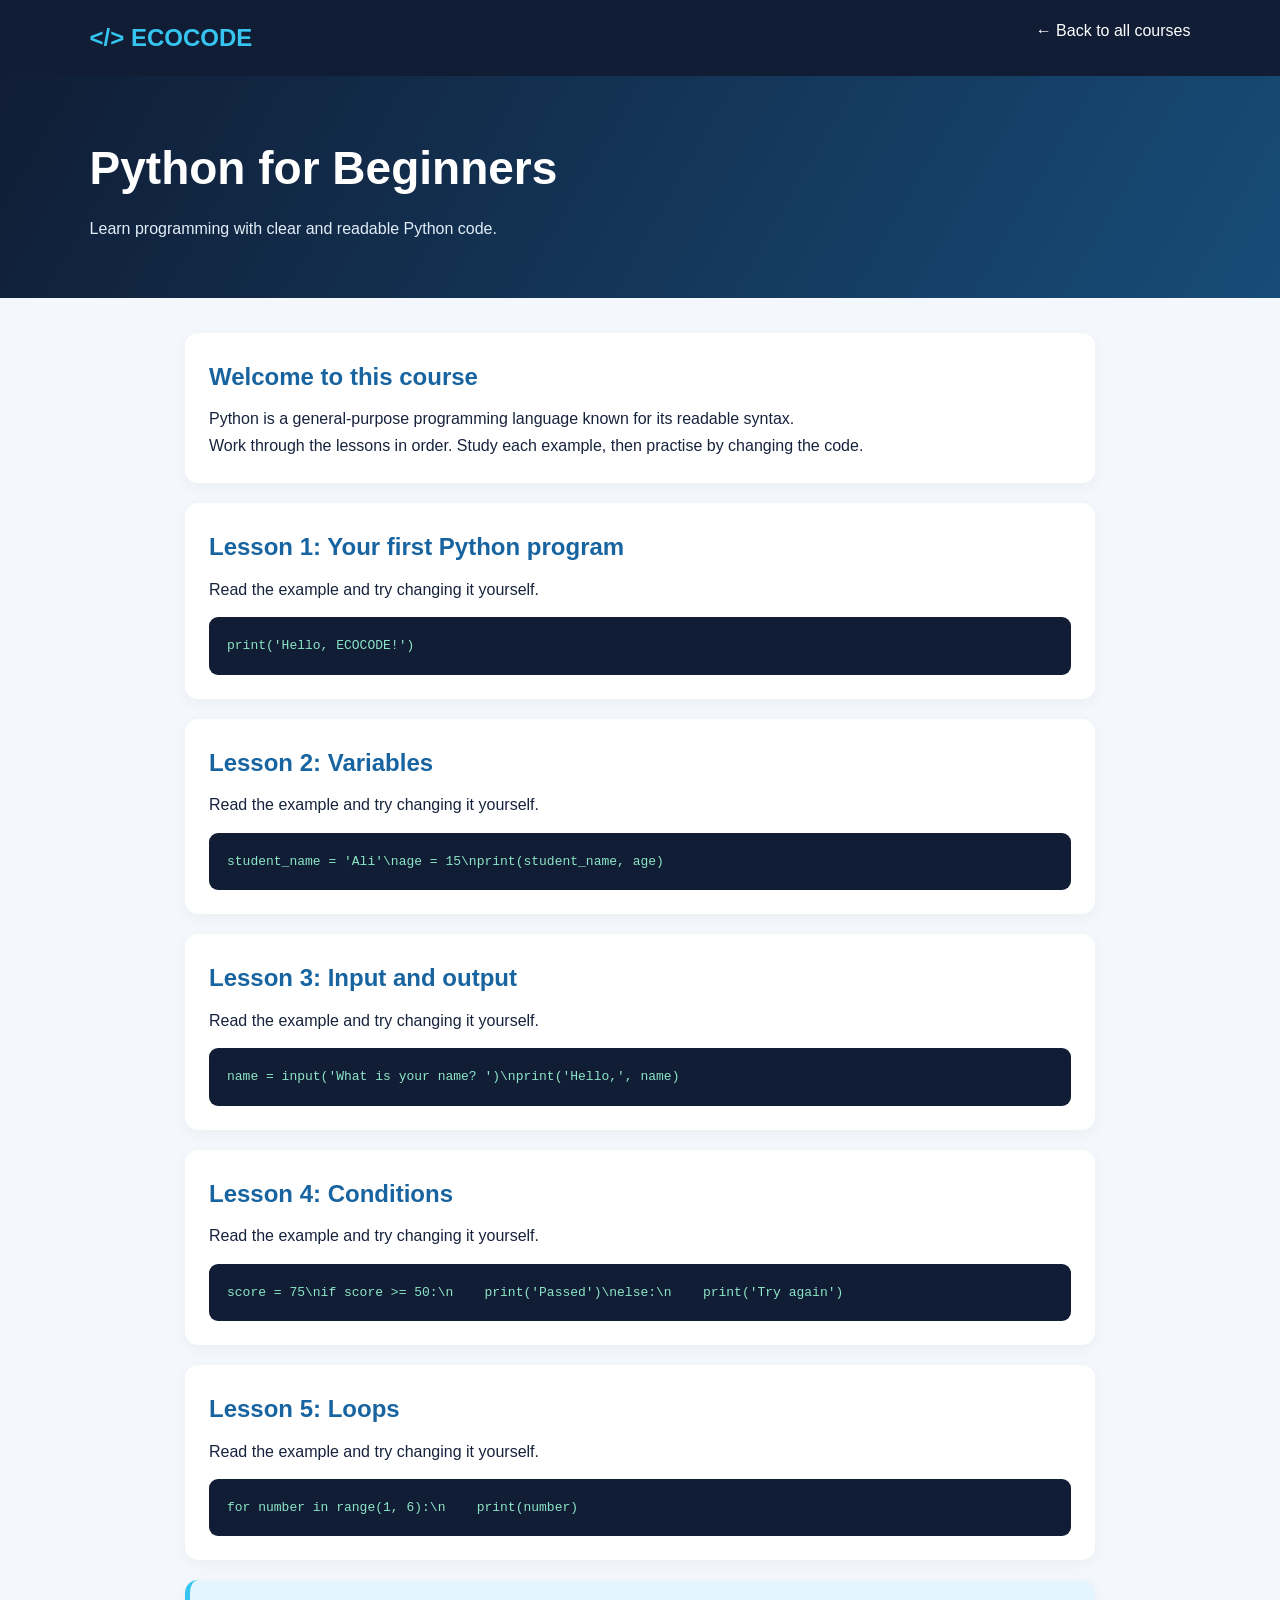
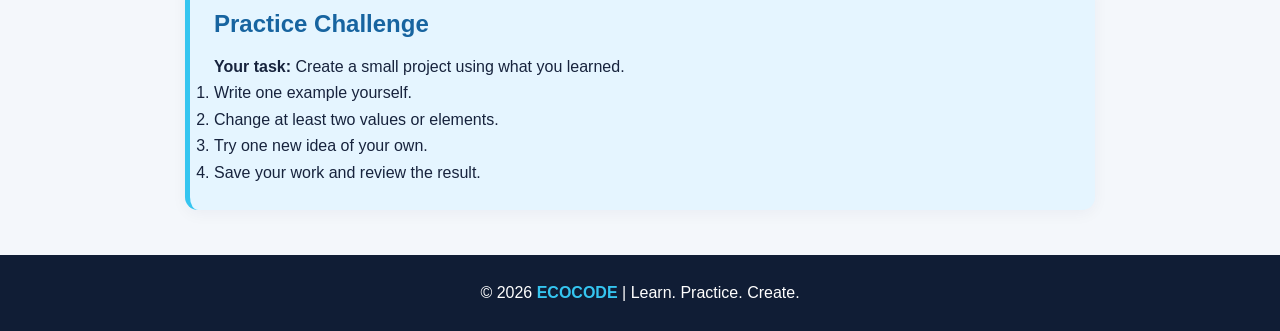
<file: python.html>
<!DOCTYPE html>
<html lang="en"><head><meta charset="UTF-8"><meta name="viewport" content="width=device-width, initial-scale=1.0">
<title>Python for Beginners | ECOCODE</title><style>
*{box-sizing:border-box;margin:0;padding:0}body{font-family:Arial,sans-serif;background:#f4f7fb;color:#17233d;line-height:1.65}
header{background:#101d35;padding:18px 7%;display:flex;justify-content:space-between;flex-wrap:wrap;gap:15px}
header a{color:white;text-decoration:none}header .logo{color:#35c5f0;font-size:24px;font-weight:bold}
.hero{background:linear-gradient(120deg,#101d35,#174c78);color:white;padding:55px 7%}.hero h1{font-size:clamp(30px,5vw,46px);margin-bottom:10px}
.hero p{max-width:700px;color:#e2edf7}main{max-width:950px;margin:35px auto;padding:0 20px}
.lesson,.welcome,.practice{background:white;padding:24px;margin-bottom:20px;border-radius:13px;box-shadow:0 4px 16px #10213b0b}
h2{color:#1764a0;margin-bottom:10px}pre{background:#101d35;color:#8ce5c6;padding:18px;border-radius:9px;overflow-x:auto;margin-top:14px;white-space:pre-wrap}
.practice{background:#e5f5ff;border-left:5px solid #35c5f0}footer{background:#101d35;color:white;text-align:center;padding:25px;margin-top:45px}footer strong{color:#35c5f0}
</style></head><body>
<header><a class="logo" href="index.html">&lt;/&gt; ECOCODE</a><a href="index.html">← Back to all courses</a></header>
<section class="hero"><h1>Python for Beginners</h1><p>Learn programming with clear and readable Python code.</p></section>
<main><section class="welcome"><h2>Welcome to this course</h2><p>Python is a general-purpose programming language known for its readable syntax.</p><p>Work through the lessons in order. Study each example, then practise by changing the code.</p></section>
<section class="lesson"><h2>Lesson 1: Your first Python program</h2><p>Read the example and try changing it yourself.</p><pre><code>print(&#x27;Hello, ECOCODE!&#x27;)</code></pre></section><section class="lesson"><h2>Lesson 2: Variables</h2><p>Read the example and try changing it yourself.</p><pre><code>student_name = &#x27;Ali&#x27;\nage = 15\nprint(student_name, age)</code></pre></section><section class="lesson"><h2>Lesson 3: Input and output</h2><p>Read the example and try changing it yourself.</p><pre><code>name = input(&#x27;What is your name? &#x27;)\nprint(&#x27;Hello,&#x27;, name)</code></pre></section><section class="lesson"><h2>Lesson 4: Conditions</h2><p>Read the example and try changing it yourself.</p><pre><code>score = 75\nif score &gt;= 50:\n    print(&#x27;Passed&#x27;)\nelse:\n    print(&#x27;Try again&#x27;)</code></pre></section><section class="lesson"><h2>Lesson 5: Loops</h2><p>Read the example and try changing it yourself.</p><pre><code>for number in range(1, 6):\n    print(number)</code></pre></section>
<section class="practice"><h2>Practice Challenge</h2><p><strong>Your task:</strong> Create a small project using what you learned.</p><ol><li>Write one example yourself.</li><li>Change at least two values or elements.</li><li>Try one new idea of your own.</li><li>Save your work and review the result.</li></ol></section></main>
<footer>© 2026 <strong>ECOCODE</strong> | Learn. Practice. Create.</footer></body></html>
</file>
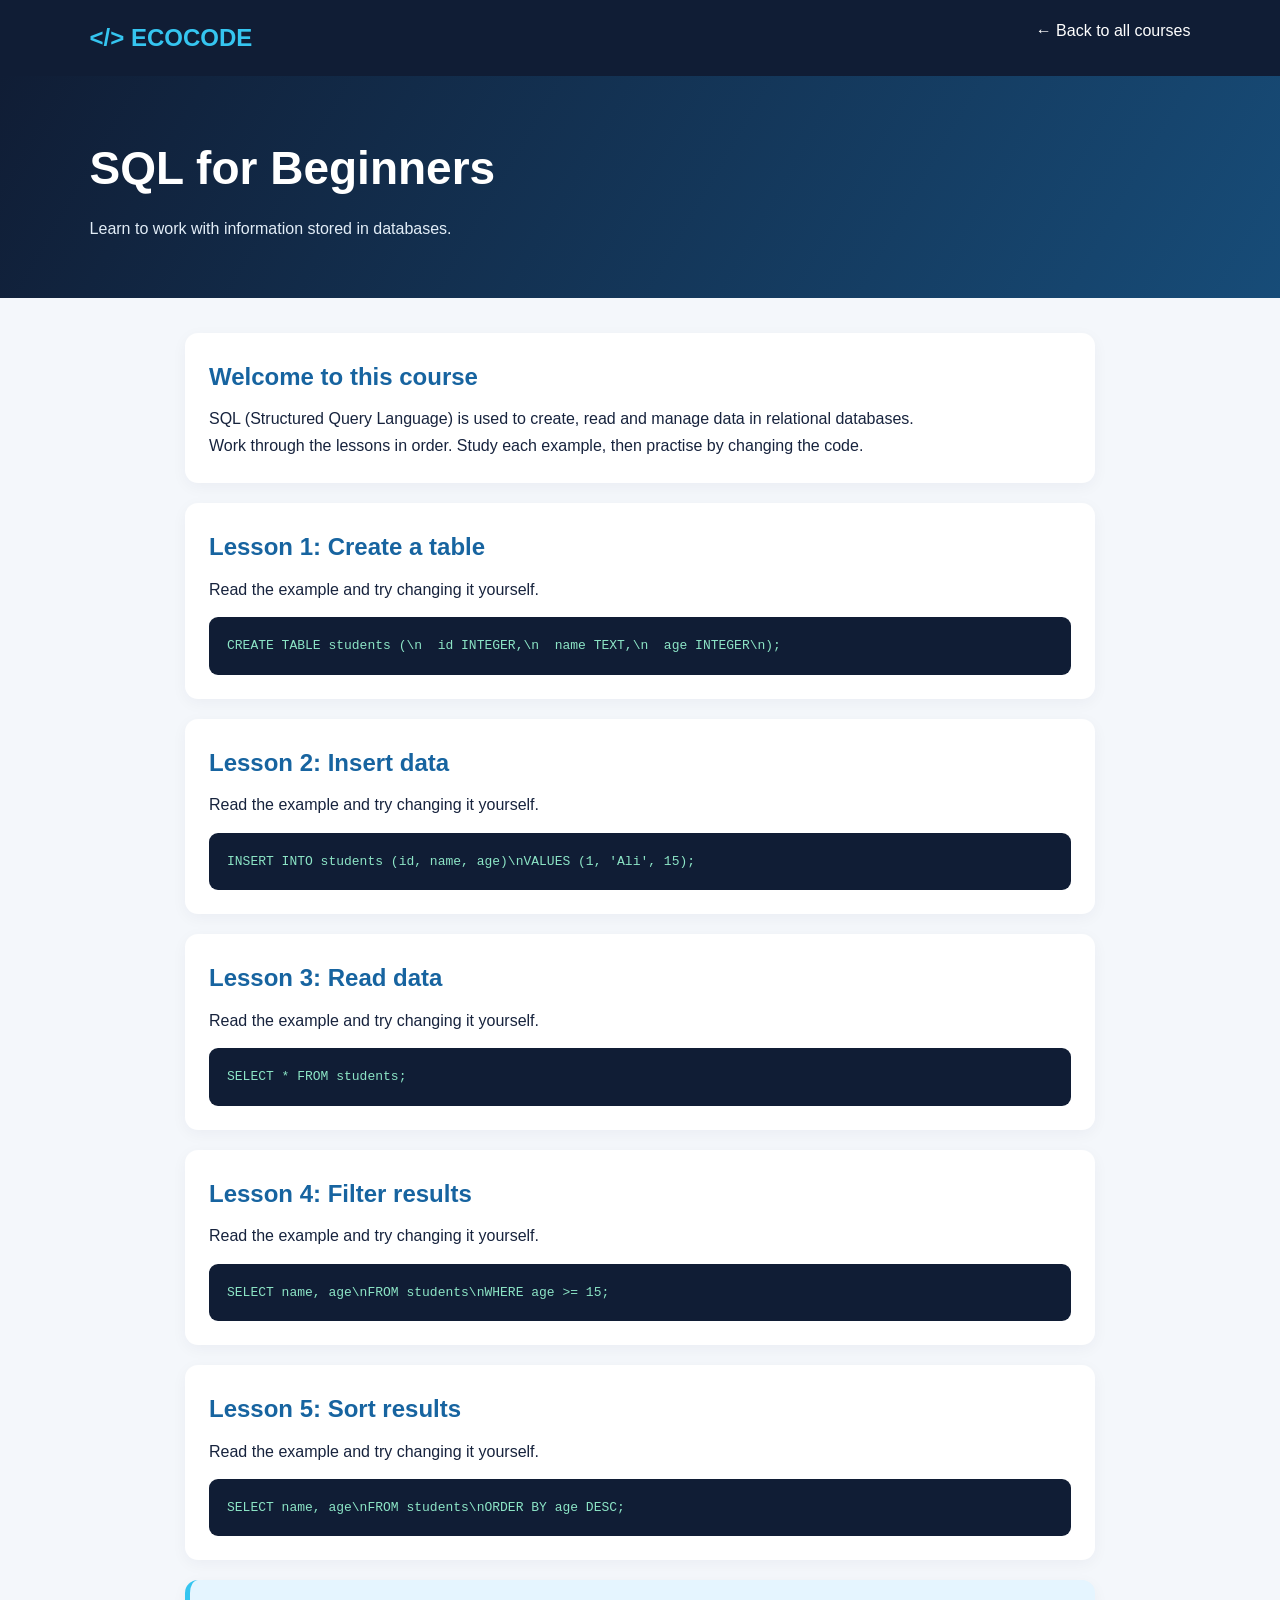
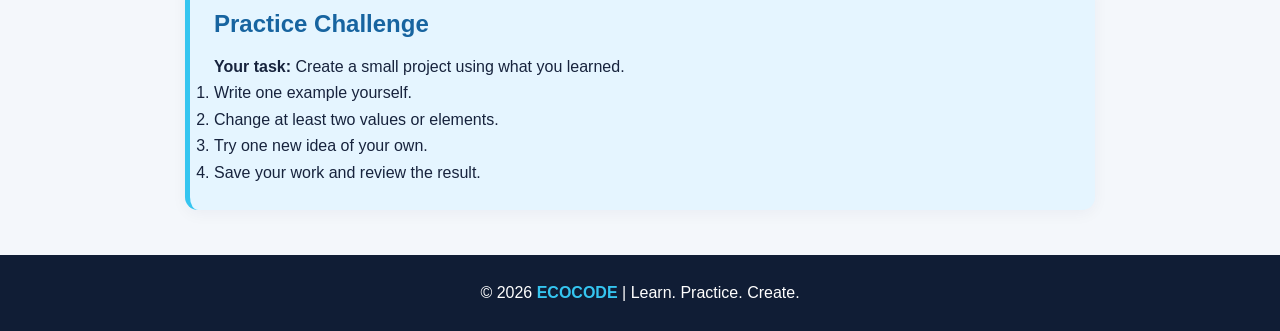
<file: sql.html>
<!DOCTYPE html>
<html lang="en"><head><meta charset="UTF-8"><meta name="viewport" content="width=device-width, initial-scale=1.0">
<title>SQL for Beginners | ECOCODE</title><style>
*{box-sizing:border-box;margin:0;padding:0}body{font-family:Arial,sans-serif;background:#f4f7fb;color:#17233d;line-height:1.65}
header{background:#101d35;padding:18px 7%;display:flex;justify-content:space-between;flex-wrap:wrap;gap:15px}
header a{color:white;text-decoration:none}header .logo{color:#35c5f0;font-size:24px;font-weight:bold}
.hero{background:linear-gradient(120deg,#101d35,#174c78);color:white;padding:55px 7%}.hero h1{font-size:clamp(30px,5vw,46px);margin-bottom:10px}
.hero p{max-width:700px;color:#e2edf7}main{max-width:950px;margin:35px auto;padding:0 20px}
.lesson,.welcome,.practice{background:white;padding:24px;margin-bottom:20px;border-radius:13px;box-shadow:0 4px 16px #10213b0b}
h2{color:#1764a0;margin-bottom:10px}pre{background:#101d35;color:#8ce5c6;padding:18px;border-radius:9px;overflow-x:auto;margin-top:14px;white-space:pre-wrap}
.practice{background:#e5f5ff;border-left:5px solid #35c5f0}footer{background:#101d35;color:white;text-align:center;padding:25px;margin-top:45px}footer strong{color:#35c5f0}
</style></head><body>
<header><a class="logo" href="index.html">&lt;/&gt; ECOCODE</a><a href="index.html">← Back to all courses</a></header>
<section class="hero"><h1>SQL for Beginners</h1><p>Learn to work with information stored in databases.</p></section>
<main><section class="welcome"><h2>Welcome to this course</h2><p>SQL (Structured Query Language) is used to create, read and manage data in relational databases.</p><p>Work through the lessons in order. Study each example, then practise by changing the code.</p></section>
<section class="lesson"><h2>Lesson 1: Create a table</h2><p>Read the example and try changing it yourself.</p><pre><code>CREATE TABLE students (\n  id INTEGER,\n  name TEXT,\n  age INTEGER\n);</code></pre></section><section class="lesson"><h2>Lesson 2: Insert data</h2><p>Read the example and try changing it yourself.</p><pre><code>INSERT INTO students (id, name, age)\nVALUES (1, &#x27;Ali&#x27;, 15);</code></pre></section><section class="lesson"><h2>Lesson 3: Read data</h2><p>Read the example and try changing it yourself.</p><pre><code>SELECT * FROM students;</code></pre></section><section class="lesson"><h2>Lesson 4: Filter results</h2><p>Read the example and try changing it yourself.</p><pre><code>SELECT name, age\nFROM students\nWHERE age &gt;= 15;</code></pre></section><section class="lesson"><h2>Lesson 5: Sort results</h2><p>Read the example and try changing it yourself.</p><pre><code>SELECT name, age\nFROM students\nORDER BY age DESC;</code></pre></section>
<section class="practice"><h2>Practice Challenge</h2><p><strong>Your task:</strong> Create a small project using what you learned.</p><ol><li>Write one example yourself.</li><li>Change at least two values or elements.</li><li>Try one new idea of your own.</li><li>Save your work and review the result.</li></ol></section></main>
<footer>© 2026 <strong>ECOCODE</strong> | Learn. Practice. Create.</footer></body></html>
</file>
<file: style.css>
:root{--ink:#16263a;--muted:#607184;--navy:#101e32;--teal:#11b99d;--teal-dark:#078f79;--bg:#f5f8fb;--line:#dfe8ef;--white:#fff;--shadow:0 8px 26px rgba(20,38,58,.07)}*{box-sizing:border-box}html{scroll-behavior:smooth}body{margin:0;font:16px/1.65 system-ui,-apple-system,Segoe UI,Arial,sans-serif;color:var(--ink);background:var(--bg)}a{color:inherit;text-decoration:none}button,input,textarea,select{font:inherit}button{cursor:pointer}.hidden{display:none!important}.skip{position:absolute;left:-9999px}.skip:focus{left:10px;top:10px;background:white;z-index:999;padding:10px}.topbar{position:sticky;top:0;z-index:50;display:flex;align-items:center;gap:28px;padding:13px 4%;background:white;box-shadow:0 2px 12px #13253b10}.brand{font-weight:900;font-size:24px;white-space:nowrap;letter-spacing:-1px}.brand span{color:var(--teal-dark)}.brand-icon{color:var(--teal-dark)}.main-nav{display:flex;gap:23px;margin:auto}.main-nav a{font-size:14px;font-weight:700}.main-nav a:hover{color:var(--teal-dark)}.header-actions{display:flex;gap:9px}.header-actions input,.header-actions select,#lessonSearch{border:1px solid var(--line);border-radius:8px;padding:9px 12px;background:#fff;min-width:0}.header-actions input{width:190px}.menu-btn{display:none;border:0;background:transparent;font-size:24px}.course-strip{background:var(--navy);color:#e9f2f8;display:flex;overflow-x:auto;gap:4px;padding:0 4%;scrollbar-width:thin}.course-strip a{padding:10px 18px;font-weight:700;font-size:13px;white-space:nowrap}.course-strip a:hover,.course-strip a.active{background:#26465a;color:#7cebd4}.hero{background:radial-gradient(circle at 70% 20%,#20556a 0%,#142d43 40%,#101e32 100%);color:white;display:grid;grid-template-columns:1.2fr 1fr;align-items:center;gap:60px;padding:80px max(5%,calc((100vw - 1260px)/2));min-height:510px}.hero h1{font-size:clamp(38px,5vw,68px);line-height:1.13;letter-spacing:-2px;margin:14px 0 20px}.hero h1 em{font-style:normal;color:#63e1c9}.hero p{color:#c2d4e0;max-width:560px;font-size:18px}.eyebrow{color:var(--teal-dark);font-size:12px;font-weight:900;letter-spacing:2px}.hero .eyebrow{color:#69e4cc}.hero-buttons{display:flex;gap:12px;margin-top:30px;flex-wrap:wrap}.btn{display:inline-flex;justify-content:center;align-items:center;gap:8px;padding:11px 20px;border-radius:9px;font-weight:750;border:1px solid transparent;transition:transform .15s,background .15s}.btn:hover{transform:translateY(-1px)}.primary{background:var(--teal);color:#082a2a}.primary:hover{background:#3cdec3}.outline{border-color:#7896a6;color:white;background:transparent}.subtle{background:#e9f1f5;color:var(--ink)}.hero-stats{display:flex;gap:30px;margin-top:35px;color:#b5c9d7;font-size:13px}.hero-stats b{display:block;font-size:22px;color:white}.hero-code{border:1px solid #4d7080;background:#0b1928;border-radius:16px;box-shadow:0 24px 55px #0004;overflow:hidden}.code-title{background:#203348;padding:12px 20px;color:#d8e6ef;font-size:13px;display:flex;justify-content:space-between}.code-title span{color:#ffbd73}.hero-code pre{padding:20px;color:#b1edcf;font-size:15px;overflow:auto}.code-output{margin:0 20px 20px;background:#eefcf7;color:#12543e;border-radius:8px;padding:14px;font-weight:700}.section{max-width:1260px;margin:auto;padding:70px 5%}.section-head{display:flex;align-items:end;justify-content:space-between;gap:20px;margin-bottom:30px}.section h2{font-size:clamp(29px,3vw,40px);letter-spacing:-1px;margin:5px 0}.section-head p,.about p{color:var(--muted);margin:5px 0}.course-grid{display:grid;grid-template-columns:repeat(3,1fr);gap:20px}.course-card{background:white;border:1px solid var(--line);border-radius:15px;padding:26px;box-shadow:var(--shadow);display:flex;flex-direction:column;gap:10px}.course-card:hover{border-color:var(--teal)}.course-icon{width:52px;height:52px;display:grid;place-items:center;border-radius:13px;font-size:24px;background:#e5f8f3}.course-card h3{font-size:22px;margin:0}.course-card p{margin:0;color:var(--muted);flex:1}.course-meta{font-size:13px;color:var(--muted)}.course-card .btn{align-self:flex-start;margin-top:12px}.how{padding-top:25px}.feature-grid{display:grid;grid-template-columns:repeat(3,1fr);gap:18px}.feature-grid article{background:#e9f5f2;border-radius:14px;padding:28px}.feature-grid span{font-size:32px}.feature-grid h3{margin:10px 0 5px}.feature-grid p{color:var(--muted);margin:0}.about{text-align:center;max-width:820px}.about .btn{margin-top:20px}.learning-layout{display:grid;grid-template-columns:285px minmax(0,1fr);max-width:1500px;margin:auto;min-height:calc(100vh - 180px)}.sidebar{background:#fff;border-right:1px solid var(--line);padding:23px 17px;position:sticky;top:100px;height:calc(100vh - 100px);overflow-y:auto}.sidebar-top{display:flex;justify-content:space-between;align-items:center;font-size:21px}.sidebar-top button{display:none;background:none;border:0}.progress-wrap{margin:18px 0}.progress-track{height:9px;border-radius:99px;background:#e4ecf0;overflow:hidden}.progress-track div{height:100%;width:0;background:var(--teal)}.progress-wrap small{color:var(--muted)}#lessonSearch{width:100%;margin-bottom:15px}.sidebar-group{margin-top:20px;font-size:11px;text-transform:uppercase;font-weight:900;letter-spacing:1px;color:#8b9aa6}.lesson-link{display:block;padding:9px 12px;border-radius:7px;font-size:14px;margin-top:3px}.lesson-link:hover{background:#eef7f5}.lesson-link.active{background:#d8f5ec;color:#006d57;font-weight:800}.lesson-link.done:after{content:' ✓';color:var(--teal-dark)}.lesson-main{padding:35px clamp(18px,5vw,75px);max-width:1000px;width:100%;min-width:0}.breadcrumbs{font-size:13px;color:var(--muted);margin-bottom:18px}.lesson-main h1{font-size:clamp(30px,4vw,44px);margin:0 0 15px}.lesson-main h2{font-size:25px;margin:30px 0 12px}.lesson-main p{color:#435469}.lesson-main ul{padding-left:24px}.lesson-main code:not(pre code){background:#eaf0f4;padding:2px 6px;border-radius:4px}.example{border:1px solid #d5e8e2;background:#f0f8f5;border-radius:12px;padding:20px;margin:25px 0}.example h3{margin:0 0 12px}.example pre{background:#142438;color:#c7f5e3;border-radius:9px;padding:18px;white-space:pre;overflow:auto;line-height:1.6}.example-actions{display:flex;gap:10px;flex-wrap:wrap}.tip{border-left:4px solid var(--teal);background:#e9f9f3;padding:14px 18px;margin:25px 0}.quiz{border:1px solid var(--line);background:white;padding:24px;border-radius:13px;margin:28px 0}.quiz h3{margin-top:0}.quiz label{display:block;padding:10px;border:1px solid var(--line);border-radius:8px;margin:8px 0;cursor:pointer}.quiz label:has(input:checked){border-color:var(--teal);background:#eafff8}.quiz-result{font-weight:800;margin-top:10px}.lesson-actions{display:flex;justify-content:space-between;gap:10px;flex-wrap:wrap;margin:40px 0}.playground-section{max-width:1500px}.editor-grid{display:grid;grid-template-columns:repeat(3,minmax(0,1fr));gap:12px}.editor{border:1px solid #34506a;background:#132438;border-radius:10px;overflow:hidden}.editor label{display:block;color:#a5e9d7;font-size:13px;font-weight:800;padding:9px 14px;background:#1e344a}.editor textarea{width:100%;height:290px;resize:vertical;border:0;outline:0;background:#132438;color:#e3f8f0;padding:14px;font:14px/1.5 Consolas,monospace;tab-size:2}.preview-head{display:flex;justify-content:space-between;align-items:center;margin:22px 0 10px}#preview{width:100%;height:350px;background:white;border:1px solid var(--line);border-radius:10px}.notice{color:var(--muted);font-size:13px}.search-results{display:grid;gap:10px;margin-top:22px}.search-item{padding:18px;background:white;border:1px solid var(--line);border-radius:10px}.search-item:hover{border-color:var(--teal)}.search-item small{display:block;color:var(--muted)}footer{background:#101e32;color:#e1ecf3;padding:35px 5%;display:flex;align-items:center;justify-content:space-between;gap:15px}footer p{font-size:13px;color:#a8bdca;margin:0}footer .brand{font-size:20px}@media(max-width:950px){.hero{gap:25px;padding:55px 5%}.hero-code{display:none}.hero{grid-template-columns:1fr}.course-grid{grid-template-columns:repeat(2,1fr)}.header-actions input{width:130px}.main-nav{gap:12px}.learning-layout{grid-template-columns:235px minmax(0,1fr)}}@media(max-width:700px){.topbar{gap:12px;flex-wrap:wrap}.brand{font-size:21px}.menu-btn{display:block;margin-left:auto}.main-nav{display:none;order:3;width:100%;margin:0;flex-direction:column;padding:10px 0}.main-nav.open{display:flex}.header-actions{order:2;width:100%}.header-actions input{flex:1}.course-grid,.feature-grid,.editor-grid{grid-template-columns:1fr}.hero{padding:55px 6%}.hero-stats{gap:18px}.section{padding:45px 6%}.learning-layout{display:block}.sidebar{display:none;position:fixed;top:0;left:0;bottom:0;width:min(320px,88vw);height:100vh;z-index:100;box-shadow:20px 0 60px #0004}.sidebar.open{display:block}.sidebar-top button{display:block}.lesson-main{padding:25px 6%}.lesson-actions .btn{flex:1;font-size:13px;padding:10px}.editor textarea{height:180px}footer{flex-direction:column;align-items:flex-start}}@media(prefers-reduced-motion:reduce){html{scroll-behavior:auto}.btn{transition:none}}

/* ECOCODE Code Coach and Code Lab upgrades */
.tutor-section{max-width:1050px;margin:auto}.coach-layout{display:grid;gap:16px;margin-top:24px}.coach-chat{min-height:320px;max-height:520px;overflow:auto;background:#101f31;border:1px solid #314a5b;border-radius:16px;padding:22px;display:flex;flex-direction:column;gap:14px}.coach-msg{padding:14px 17px;border-radius:13px;max-width:86%;white-space:pre-wrap;line-height:1.6}.coach-msg.bot{background:#233e50;align-self:flex-start;color:#e8faf5}.coach-msg.user{background:#087f70;align-self:flex-end;color:white}.coach-form{display:grid;gap:10px}.coach-form textarea{width:100%;padding:14px;border:1px solid #81959e;border-radius:12px;font:inherit;background:#fff;color:#122333}.coach-actions,.lab-actions{display:flex;gap:10px;flex-wrap:wrap}.hero-buttons{flex-wrap:wrap}

/* ECOCODE creative academy visual refresh */
:root{--ink:#162139;--muted:#67758c;--navy:#10172b;--teal:#7cf2c7;--teal-dark:#067b69;--bg:#f7f8fc;--line:#e6e9f1;--shadow:0 18px 45px rgba(28,37,73,.07)}
body{background:var(--bg)}.topbar{background:#fffefa;border-bottom:1px solid #edf0f3;box-shadow:none;padding-top:16px;padding-bottom:16px}.brand{letter-spacing:-1.5px}.brand-icon{display:inline-grid;place-items:center;background:#17263b;color:#b1ffe0;padding:4px 9px;border-radius:10px;margin-right:5px;font-size:19px}.main-nav a{transition:color .2s}.course-strip{background:#172238;box-shadow:inset 0 -1px #ffffff15}.course-strip a{padding:12px 16px}.hero{position:relative;overflow:hidden;background:radial-gradient(ellipse at 80% 10%,#234b66 0%,transparent 46%),radial-gradient(ellipse at 10% 90%,#1b625e 0%,transparent 44%),linear-gradient(125deg,#111a2f,#17243e 65%,#10182c);min-height:575px}.hero:before{content:'';position:absolute;inset:0;background-image:radial-gradient(#ffffff2d 1px,transparent 1px);background-size:28px 28px;opacity:.3;pointer-events:none}.hero>*{position:relative;z-index:1}.hero h1{font-size:clamp(45px,5.7vw,82px);letter-spacing:-3.5px;font-weight:850}.hero h1 em{color:#9bffcf}.hero .eyebrow{display:inline-block;background:#ffffff12;border:1px solid #ffffff27;border-radius:999px;padding:7px 13px;letter-spacing:1.5px}.hero-code{transform:rotate(1.2deg);box-shadow:0 35px 90px #0007;border:1px solid #8bf2cb4d}.hero-code pre{padding:34px 26px;font-size:16px;line-height:1.9}.hero-floating-badge{position:absolute;bottom:-15px;right:-12px;padding:11px 17px;background:#e9ffdb;color:#153e34;border-radius:12px;box-shadow:0 10px 30px #0004;font-weight:900;font-size:12px;transform:rotate(-3deg)}.hero-stats{gap:36px}.hero-stats b{font-size:29px}.section h2{font-weight:850;letter-spacing:-1.7px}.section-head{margin-bottom:25px}.course-filters{display:flex;align-items:center;gap:14px;background:#fff;border:1px solid var(--line);border-radius:16px;padding:13px 17px;margin-bottom:24px;box-shadow:var(--shadow)}.course-filters label{font-weight:800;white-space:nowrap}.course-filters input{flex:1;min-width:0;border:1px solid #dce3ed;border-radius:9px;padding:12px 14px;outline:none}.course-filters input:focus{border-color:#2aa58e;box-shadow:0 0 0 3px #14b99d22}.course-filters span{color:#67758c;font-size:13px;white-space:nowrap}.course-grid{grid-template-columns:repeat(4,minmax(0,1fr));gap:18px}.course-card{position:relative;border-radius:18px;padding:23px;box-shadow:0 6px 18px #16213908;transition:transform .2s,box-shadow .2s,border-color .2s;overflow:hidden}.course-card:before{content:'';position:absolute;top:0;left:0;right:0;height:4px;background:linear-gradient(90deg,#12b59b,#a5e8c0,#c4b5fd);opacity:0;transition:opacity .2s}.course-card:hover{transform:translateY(-5px);box-shadow:0 22px 50px #16213916;border-color:#b7e9d8}.course-card:hover:before{opacity:1}.course-icon{border-radius:16px;width:56px;height:56px;font-size:28px;background:linear-gradient(135deg,#e8fff4,#f0edff)}.course-card h3{font-size:20px;letter-spacing:-.5px}.course-card p{font-size:14px}.course-card .btn{padding:9px 14px;font-size:13px;background:#e4f9ee;color:#096f5d}.course-card .btn:hover{background:#b6f0d6}.feature-grid article{background:linear-gradient(140deg,#ecfff5,#f2f2ff);border:1px solid #e3edea;border-radius:20px}.about{background:white;border:1px solid var(--line);border-radius:24px;margin-bottom:70px}.btn{border-radius:10px}.primary{background:#a4f5c8;color:#123a2d}.primary:hover{background:#76e8b1}.learning-layout{background:#fff}.lesson-main{background:#fff}.example{background:#f4fcf8}.sidebar{top:111px;height:calc(100vh - 111px)}.course-card[hidden]{display:none!important}
@media(max-width:1150px){.course-grid{grid-template-columns:repeat(3,minmax(0,1fr))}}@media(max-width:950px){.course-grid{grid-template-columns:repeat(2,minmax(0,1fr))}}@media(max-width:700px){.course-grid{grid-template-columns:1fr}.course-filters{flex-wrap:wrap}.course-filters label{width:100%}.course-filters span{width:100%}.hero h1{letter-spacing:-2px}.hero{min-height:auto}.about{border-radius:0}.sidebar{top:0;height:100vh}}
</file>
